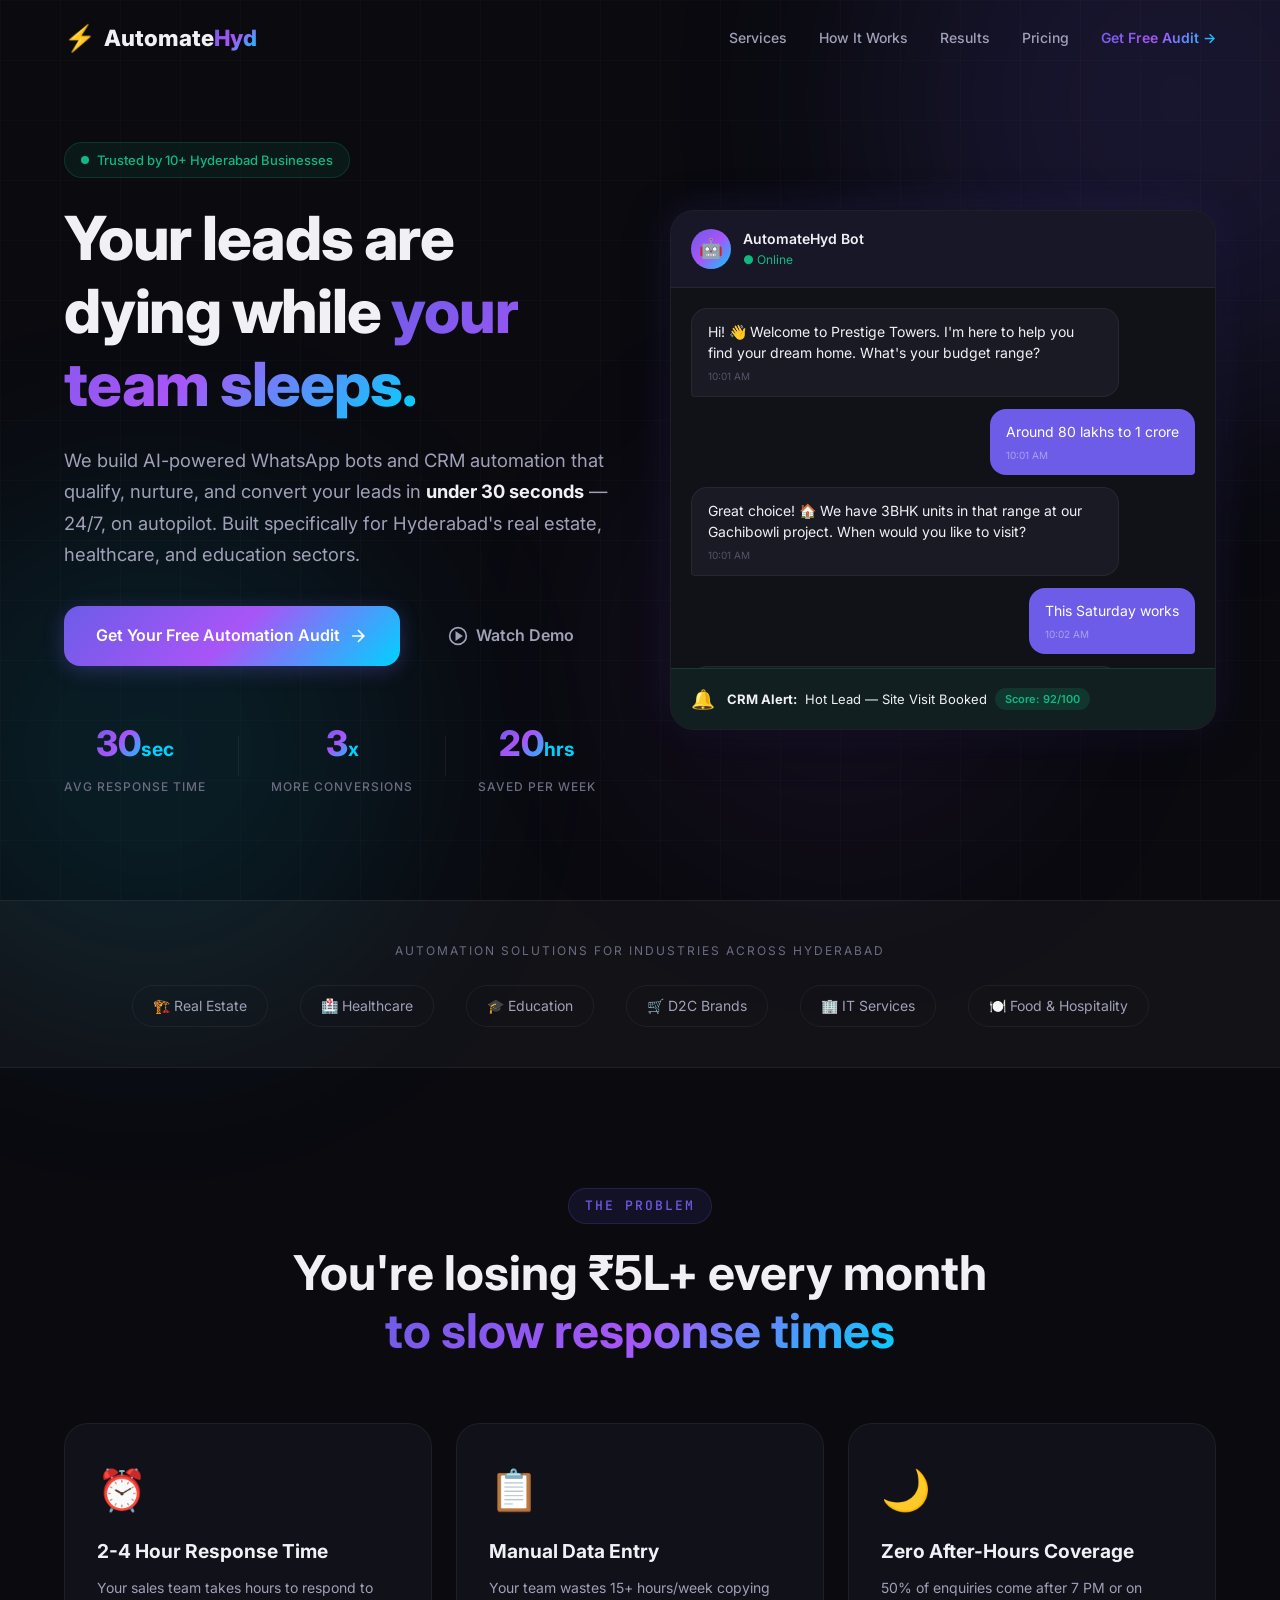
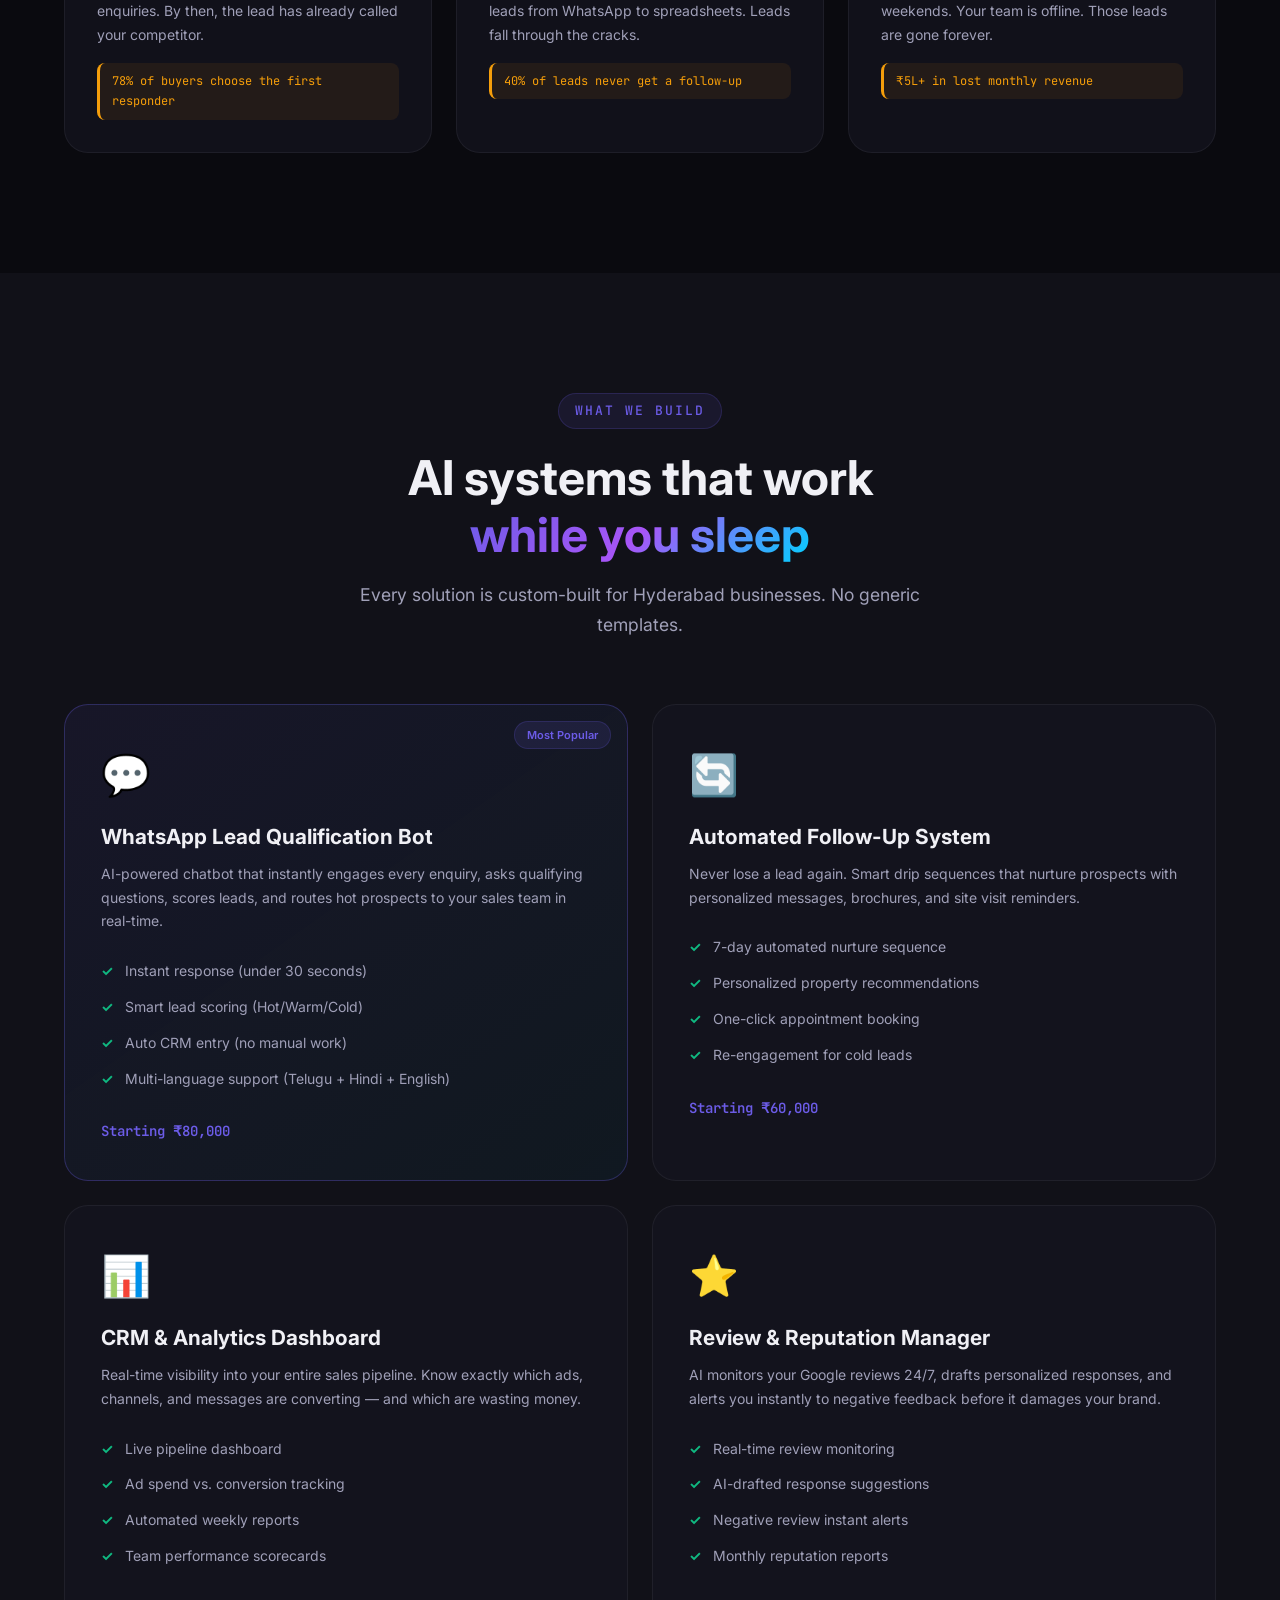
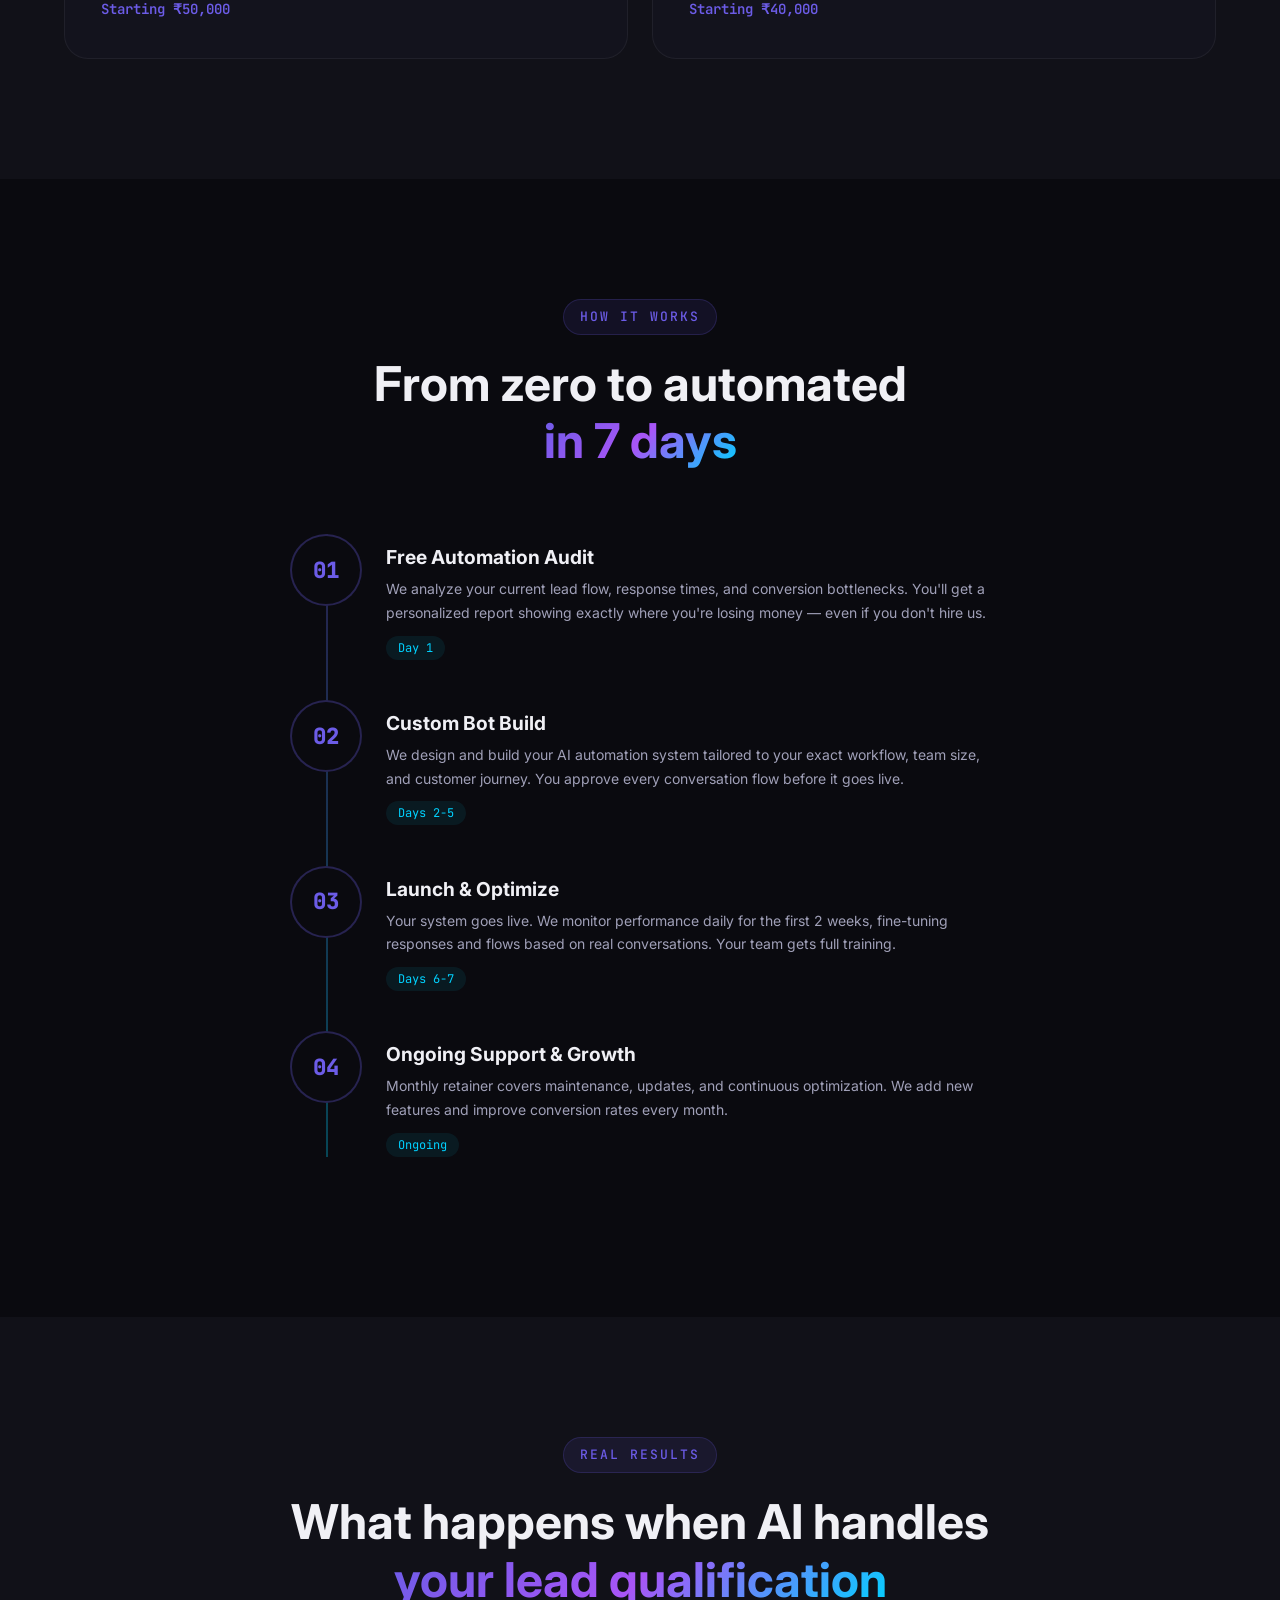
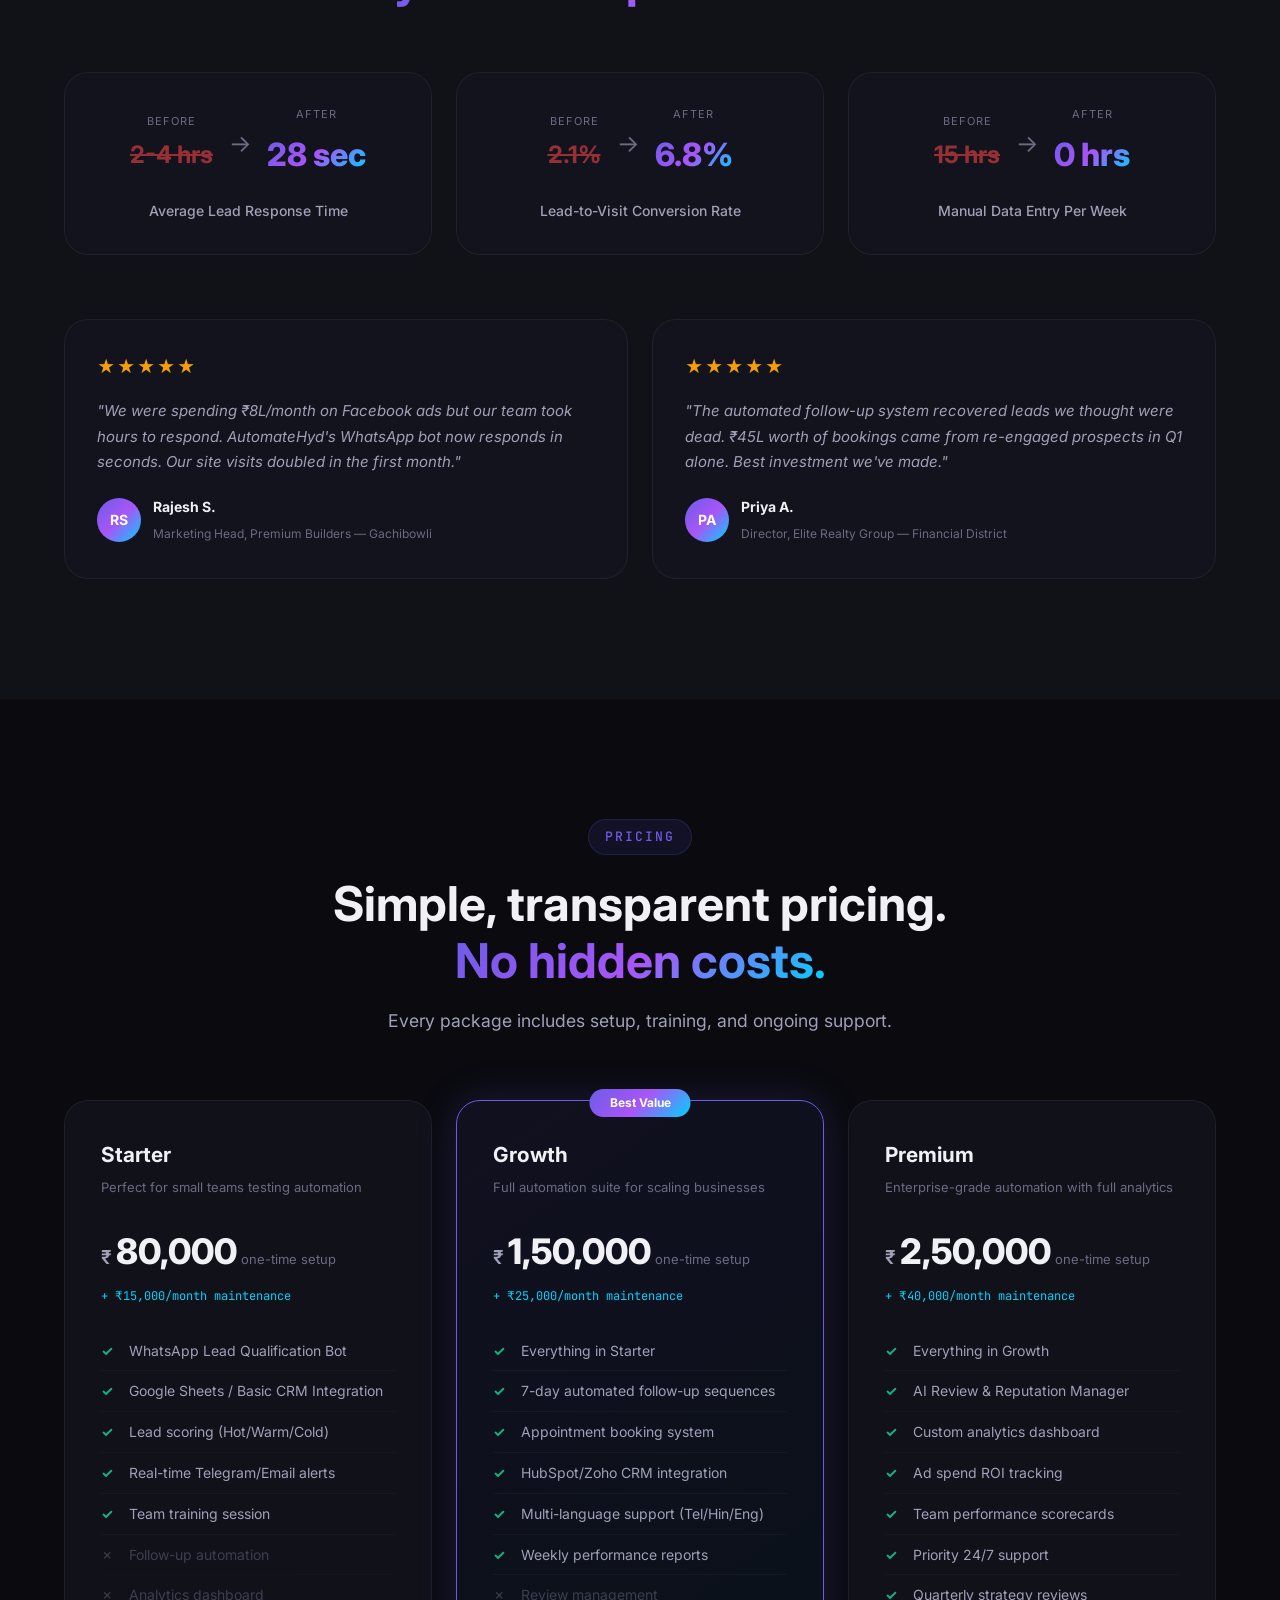
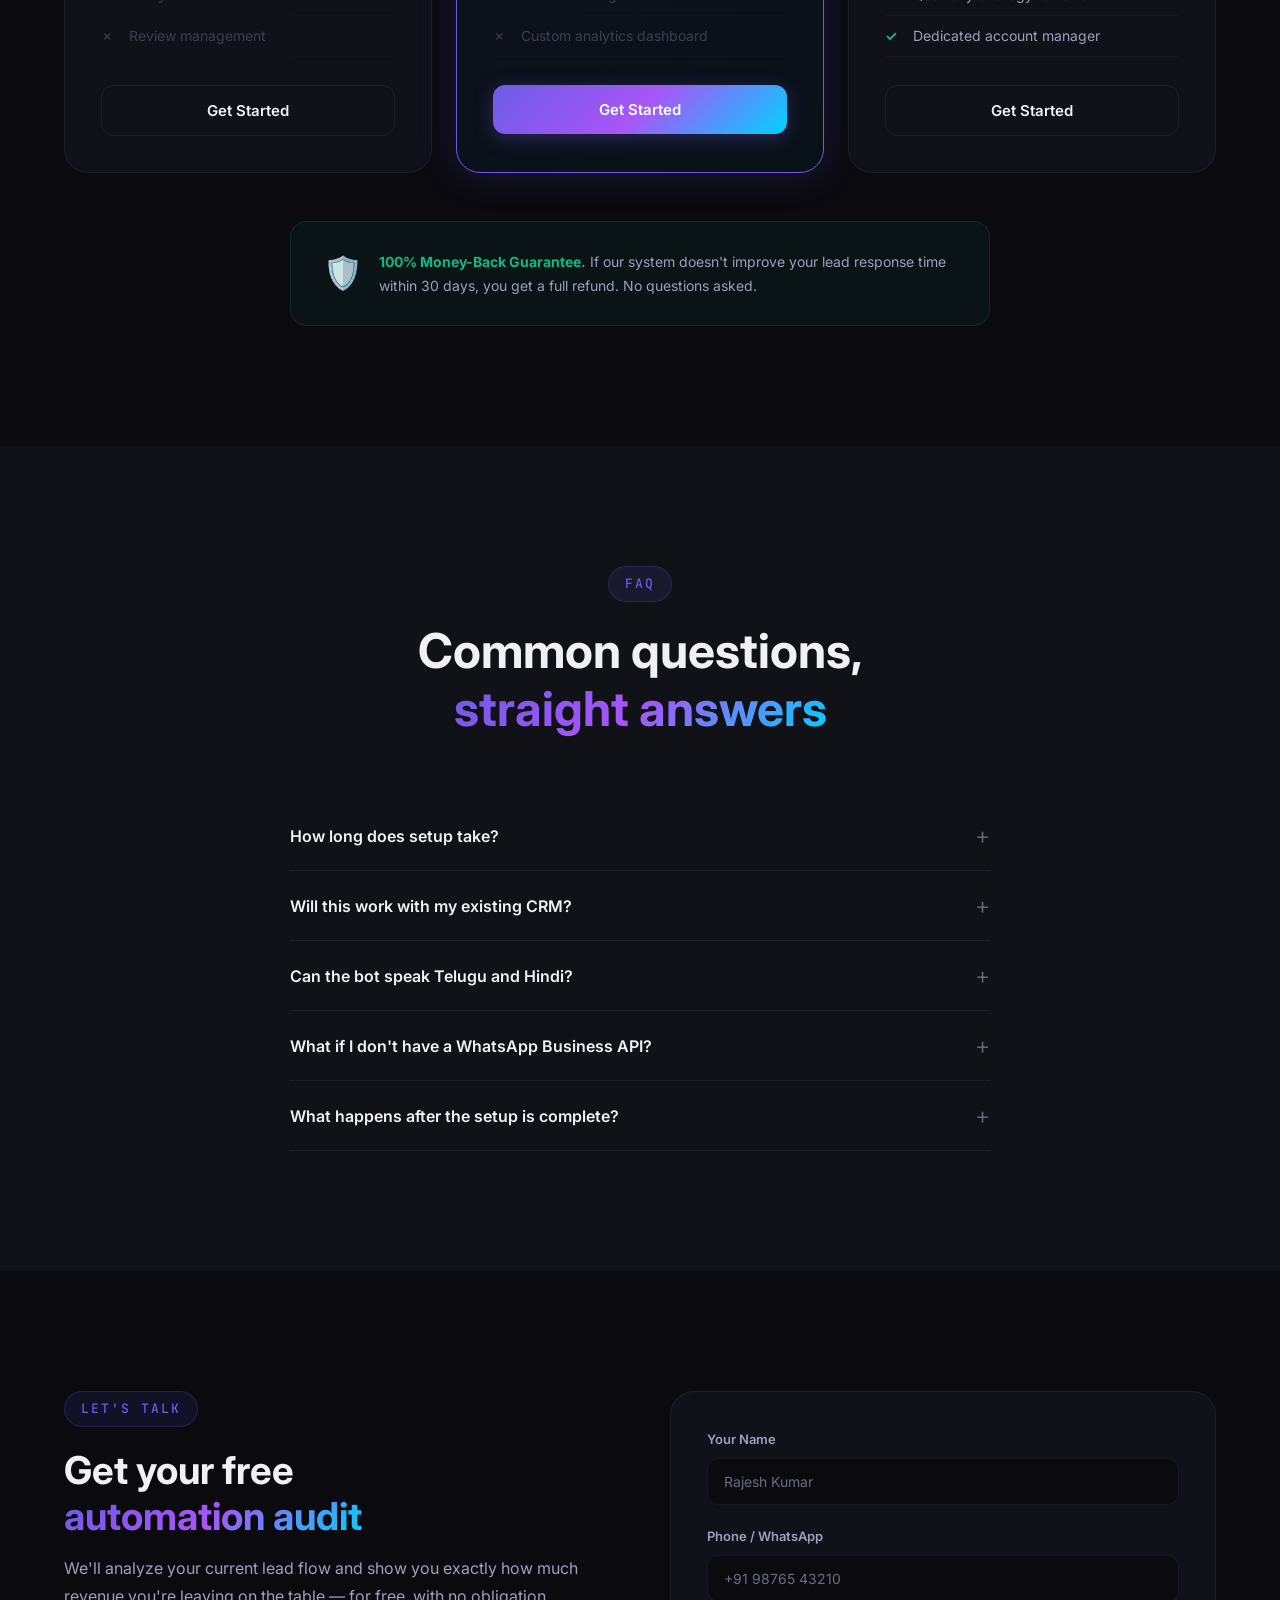
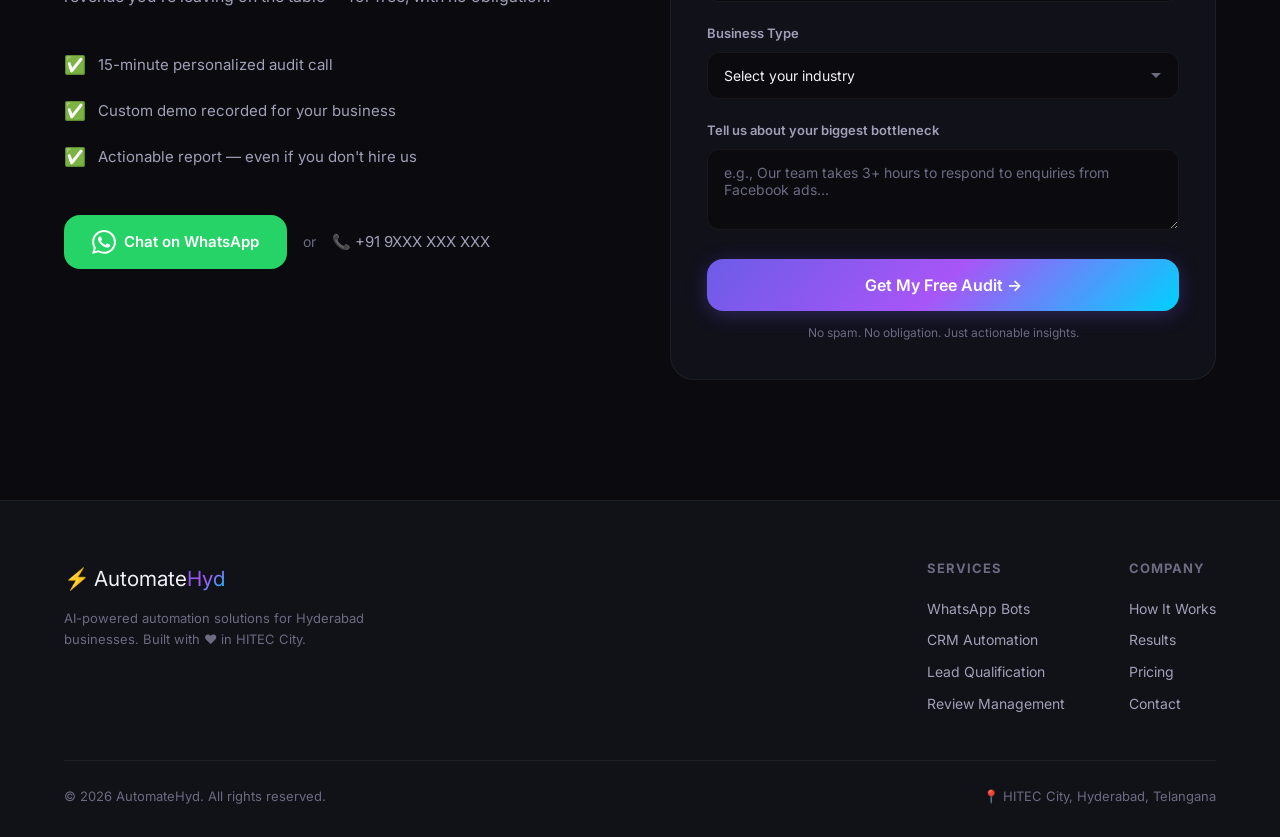
<file: agency-website/index.html>
<!DOCTYPE html>
<html lang="en">
<head>
    <meta charset="UTF-8">
    <meta name="viewport" content="width=device-width, initial-scale=1.0">
    <title>AutomateHyd — AI Automation for Hyderabad Businesses | Save 20+ Hours/Week</title>
    <meta name="description" content="AutomateHyd builds AI-powered WhatsApp bots, CRM automation, and lead qualification systems for Hyderabad businesses. Convert 3x more leads on autopilot.">
    <meta name="keywords" content="AI automation Hyderabad, WhatsApp bot, CRM integration, lead qualification, real estate automation, business automation Hyderabad">
    <meta name="author" content="Roni Joseph">
    <link rel="preconnect" href="https://fonts.googleapis.com">
    <link rel="preconnect" href="https://fonts.gstatic.com" crossorigin>
    <link href="https://fonts.googleapis.com/css2?family=Inter:wght@300;400;500;600;700;800;900&family=JetBrains+Mono:wght@400;500;600&display=swap" rel="stylesheet">
    <link rel="stylesheet" href="style.css">
</head>
<body>
    <!-- Animated Background -->
    <div class="bg-grid"></div>
    <div class="bg-glow bg-glow-1"></div>
    <div class="bg-glow bg-glow-2"></div>
    <div class="bg-glow bg-glow-3"></div>

    <!-- Navigation -->
    <nav class="navbar" id="navbar">
        <div class="container nav-container">
            <a href="#" class="logo">
                <span class="logo-icon">⚡</span>
                <span class="logo-text">Automate<span class="logo-accent">Hyd</span></span>
            </a>
            <ul class="nav-links" id="navLinks">
                <li><a href="#services">Services</a></li>
                <li><a href="#how-it-works">How It Works</a></li>
                <li><a href="#results">Results</a></li>
                <li><a href="#pricing">Pricing</a></li>
                <li><a href="#contact" class="nav-cta">Get Free Audit →</a></li>
            </ul>
            <button class="mobile-menu-btn" id="mobileMenuBtn" aria-label="Toggle navigation menu">
                <span></span><span></span><span></span>
            </button>
        </div>
    </nav>

    <!-- Hero Section -->
    <section class="hero" id="hero">
        <div class="container">
            <div class="hero-content">
                <div class="hero-badge animate-in">
                    <span class="badge-dot"></span>
                    Trusted by 10+ Hyderabad Businesses
                </div>
                <h1 class="hero-title animate-in">
                    Your leads are dying while
                    <span class="gradient-text">your team sleeps.</span>
                </h1>
                <p class="hero-subtitle animate-in">
                    We build AI-powered WhatsApp bots and CRM automation that qualify, nurture, and convert your leads in <strong>under 30 seconds</strong> — 24/7, on autopilot. Built specifically for Hyderabad's real estate, healthcare, and education sectors.
                </p>
                <div class="hero-cta animate-in">
                    <a href="#contact" class="btn btn-primary btn-lg">
                        <span>Get Your Free Automation Audit</span>
                        <svg width="20" height="20" viewBox="0 0 24 24" fill="none" stroke="currentColor" stroke-width="2"><path d="M5 12h14M12 5l7 7-7 7"/></svg>
                    </a>
                    <a href="#how-it-works" class="btn btn-ghost btn-lg">
                        <svg width="20" height="20" viewBox="0 0 24 24" fill="none" stroke="currentColor" stroke-width="2"><circle cx="12" cy="12" r="10"/><polygon points="10 8 16 12 10 16 10 8" fill="currentColor"/></svg>
                        <span>Watch Demo</span>
                    </a>
                </div>
                <div class="hero-stats animate-in">
                    <div class="stat">
                        <span class="stat-number" data-target="30">0</span><span class="stat-suffix">sec</span>
                        <span class="stat-label">Avg Response Time</span>
                    </div>
                    <div class="stat-divider"></div>
                    <div class="stat">
                        <span class="stat-number" data-target="3">0</span><span class="stat-suffix">x</span>
                        <span class="stat-label">More Conversions</span>
                    </div>
                    <div class="stat-divider"></div>
                    <div class="stat">
                        <span class="stat-number" data-target="20">0</span><span class="stat-suffix">hrs</span>
                        <span class="stat-label">Saved Per Week</span>
                    </div>
                </div>
            </div>
            <div class="hero-visual animate-in">
                <div class="chat-demo">
                    <div class="chat-header">
                        <div class="chat-avatar">🤖</div>
                        <div>
                            <div class="chat-name">AutomateHyd Bot</div>
                            <div class="chat-status">● Online</div>
                        </div>
                    </div>
                    <div class="chat-messages" id="chatMessages">
                        <div class="chat-msg bot">
                            <p>Hi! 👋 Welcome to Prestige Towers. I'm here to help you find your dream home. What's your budget range?</p>
                            <span class="msg-time">10:01 AM</span>
                        </div>
                        <div class="chat-msg user">
                            <p>Around 80 lakhs to 1 crore</p>
                            <span class="msg-time">10:01 AM</span>
                        </div>
                        <div class="chat-msg bot">
                            <p>Great choice! 🏠 We have 3BHK units in that range at our Gachibowli project. When would you like to visit?</p>
                            <span class="msg-time">10:01 AM</span>
                        </div>
                        <div class="chat-msg user">
                            <p>This Saturday works</p>
                            <span class="msg-time">10:02 AM</span>
                        </div>
                        <div class="chat-msg bot typing" id="typingIndicator">
                            <div class="typing-dots"><span></span><span></span><span></span></div>
                        </div>
                        <div class="chat-msg bot final-msg" id="finalMsg" style="display:none;">
                            <p>✅ Done! Your site visit is booked for Saturday, 11 AM. Our sales head Arjun will meet you at the site. I've sent the location pin and brochure to your WhatsApp. See you there!</p>
                            <span class="msg-time">10:02 AM</span>
                        </div>
                    </div>
                    <div class="chat-alert" id="chatAlert">
                        <div class="alert-icon">🔔</div>
                        <div class="alert-content">
                            <strong>CRM Alert:</strong> Hot Lead — Site Visit Booked
                            <span class="alert-tag">Score: 92/100</span>
                        </div>
                    </div>
                </div>
            </div>
        </div>
    </section>

    <!-- Logos / Trust Bar -->
    <section class="trust-bar">
        <div class="container">
            <p class="trust-label">Automation solutions for industries across Hyderabad</p>
            <div class="trust-logos">
                <div class="trust-item">🏗️ Real Estate</div>
                <div class="trust-item">🏥 Healthcare</div>
                <div class="trust-item">🎓 Education</div>
                <div class="trust-item">🛒 D2C Brands</div>
                <div class="trust-item">🏢 IT Services</div>
                <div class="trust-item">🍽️ Food & Hospitality</div>
            </div>
        </div>
    </section>

    <!-- Problem Section -->
    <section class="problem-section" id="problem">
        <div class="container">
            <div class="section-header">
                <span class="section-tag">The Problem</span>
                <h2>You're losing ₹5L+ every month<br><span class="gradient-text">to slow response times</span></h2>
            </div>
            <div class="problem-grid">
                <div class="problem-card">
                    <div class="problem-icon">⏰</div>
                    <h3>2-4 Hour Response Time</h3>
                    <p>Your sales team takes hours to respond to enquiries. By then, the lead has already called your competitor.</p>
                    <div class="problem-stat">78% of buyers choose the first responder</div>
                </div>
                <div class="problem-card">
                    <div class="problem-icon">📋</div>
                    <h3>Manual Data Entry</h3>
                    <p>Your team wastes 15+ hours/week copying leads from WhatsApp to spreadsheets. Leads fall through the cracks.</p>
                    <div class="problem-stat">40% of leads never get a follow-up</div>
                </div>
                <div class="problem-card">
                    <div class="problem-icon">🌙</div>
                    <h3>Zero After-Hours Coverage</h3>
                    <p>50% of enquiries come after 7 PM or on weekends. Your team is offline. Those leads are gone forever.</p>
                    <div class="problem-stat">₹5L+ in lost monthly revenue</div>
                </div>
            </div>
        </div>
    </section>

    <!-- Services Section -->
    <section class="services-section" id="services">
        <div class="container">
            <div class="section-header">
                <span class="section-tag">What We Build</span>
                <h2>AI systems that work<br><span class="gradient-text">while you sleep</span></h2>
                <p class="section-desc">Every solution is custom-built for Hyderabad businesses. No generic templates.</p>
            </div>
            <div class="services-grid">
                <div class="service-card featured">
                    <div class="service-badge">Most Popular</div>
                    <div class="service-icon">💬</div>
                    <h3>WhatsApp Lead Qualification Bot</h3>
                    <p>AI-powered chatbot that instantly engages every enquiry, asks qualifying questions, scores leads, and routes hot prospects to your sales team in real-time.</p>
                    <ul class="service-features">
                        <li>Instant response (under 30 seconds)</li>
                        <li>Smart lead scoring (Hot/Warm/Cold)</li>
                        <li>Auto CRM entry (no manual work)</li>
                        <li>Multi-language support (Telugu + Hindi + English)</li>
                    </ul>
                    <div class="service-price">Starting ₹80,000</div>
                </div>
                <div class="service-card">
                    <div class="service-icon">🔄</div>
                    <h3>Automated Follow-Up System</h3>
                    <p>Never lose a lead again. Smart drip sequences that nurture prospects with personalized messages, brochures, and site visit reminders.</p>
                    <ul class="service-features">
                        <li>7-day automated nurture sequence</li>
                        <li>Personalized property recommendations</li>
                        <li>One-click appointment booking</li>
                        <li>Re-engagement for cold leads</li>
                    </ul>
                    <div class="service-price">Starting ₹60,000</div>
                </div>
                <div class="service-card">
                    <div class="service-icon">📊</div>
                    <h3>CRM & Analytics Dashboard</h3>
                    <p>Real-time visibility into your entire sales pipeline. Know exactly which ads, channels, and messages are converting — and which are wasting money.</p>
                    <ul class="service-features">
                        <li>Live pipeline dashboard</li>
                        <li>Ad spend vs. conversion tracking</li>
                        <li>Automated weekly reports</li>
                        <li>Team performance scorecards</li>
                    </ul>
                    <div class="service-price">Starting ₹50,000</div>
                </div>
                <div class="service-card">
                    <div class="service-icon">⭐</div>
                    <h3>Review & Reputation Manager</h3>
                    <p>AI monitors your Google reviews 24/7, drafts personalized responses, and alerts you instantly to negative feedback before it damages your brand.</p>
                    <ul class="service-features">
                        <li>Real-time review monitoring</li>
                        <li>AI-drafted response suggestions</li>
                        <li>Negative review instant alerts</li>
                        <li>Monthly reputation reports</li>
                    </ul>
                    <div class="service-price">Starting ₹40,000</div>
                </div>
            </div>
        </div>
    </section>

    <!-- How It Works -->
    <section class="how-section" id="how-it-works">
        <div class="container">
            <div class="section-header">
                <span class="section-tag">How It Works</span>
                <h2>From zero to automated<br><span class="gradient-text">in 7 days</span></h2>
            </div>
            <div class="steps-timeline">
                <div class="step">
                    <div class="step-number">01</div>
                    <div class="step-content">
                        <h3>Free Automation Audit</h3>
                        <p>We analyze your current lead flow, response times, and conversion bottlenecks. You'll get a personalized report showing exactly where you're losing money — even if you don't hire us.</p>
                        <span class="step-time">Day 1</span>
                    </div>
                </div>
                <div class="step">
                    <div class="step-number">02</div>
                    <div class="step-content">
                        <h3>Custom Bot Build</h3>
                        <p>We design and build your AI automation system tailored to your exact workflow, team size, and customer journey. You approve every conversation flow before it goes live.</p>
                        <span class="step-time">Days 2-5</span>
                    </div>
                </div>
                <div class="step">
                    <div class="step-number">03</div>
                    <div class="step-content">
                        <h3>Launch & Optimize</h3>
                        <p>Your system goes live. We monitor performance daily for the first 2 weeks, fine-tuning responses and flows based on real conversations. Your team gets full training.</p>
                        <span class="step-time">Days 6-7</span>
                    </div>
                </div>
                <div class="step">
                    <div class="step-number">04</div>
                    <div class="step-content">
                        <h3>Ongoing Support & Growth</h3>
                        <p>Monthly retainer covers maintenance, updates, and continuous optimization. We add new features and improve conversion rates every month.</p>
                        <span class="step-time">Ongoing</span>
                    </div>
                </div>
            </div>
        </div>
    </section>

    <!-- Results Section -->
    <section class="results-section" id="results">
        <div class="container">
            <div class="section-header">
                <span class="section-tag">Real Results</span>
                <h2>What happens when AI handles<br><span class="gradient-text">your lead qualification</span></h2>
            </div>
            <div class="results-grid">
                <div class="result-card">
                    <div class="result-before-after">
                        <div class="result-before">
                            <span class="label">Before</span>
                            <span class="value">2-4 hrs</span>
                        </div>
                        <div class="result-arrow">→</div>
                        <div class="result-after">
                            <span class="label">After</span>
                            <span class="value gradient-text">28 sec</span>
                        </div>
                    </div>
                    <p class="result-metric">Average Lead Response Time</p>
                </div>
                <div class="result-card">
                    <div class="result-before-after">
                        <div class="result-before">
                            <span class="label">Before</span>
                            <span class="value">2.1%</span>
                        </div>
                        <div class="result-arrow">→</div>
                        <div class="result-after">
                            <span class="label">After</span>
                            <span class="value gradient-text">6.8%</span>
                        </div>
                    </div>
                    <p class="result-metric">Lead-to-Visit Conversion Rate</p>
                </div>
                <div class="result-card">
                    <div class="result-before-after">
                        <div class="result-before">
                            <span class="label">Before</span>
                            <span class="value">15 hrs</span>
                        </div>
                        <div class="result-arrow">→</div>
                        <div class="result-after">
                            <span class="label">After</span>
                            <span class="value gradient-text">0 hrs</span>
                        </div>
                    </div>
                    <p class="result-metric">Manual Data Entry Per Week</p>
                </div>
            </div>
            <!-- Testimonials -->
            <div class="testimonials">
                <div class="testimonial-card">
                    <div class="testimonial-stars">★★★★★</div>
                    <p>"We were spending ₹8L/month on Facebook ads but our team took hours to respond. AutomateHyd's WhatsApp bot now responds in seconds. Our site visits doubled in the first month."</p>
                    <div class="testimonial-author">
                        <div class="author-avatar">RS</div>
                        <div>
                            <strong>Rajesh S.</strong>
                            <span>Marketing Head, Premium Builders — Gachibowli</span>
                        </div>
                    </div>
                </div>
                <div class="testimonial-card">
                    <div class="testimonial-stars">★★★★★</div>
                    <p>"The automated follow-up system recovered leads we thought were dead. ₹45L worth of bookings came from re-engaged prospects in Q1 alone. Best investment we've made."</p>
                    <div class="testimonial-author">
                        <div class="author-avatar">PA</div>
                        <div>
                            <strong>Priya A.</strong>
                            <span>Director, Elite Realty Group — Financial District</span>
                        </div>
                    </div>
                </div>
            </div>
        </div>
    </section>

    <!-- Pricing Section -->
    <section class="pricing-section" id="pricing">
        <div class="container">
            <div class="section-header">
                <span class="section-tag">Pricing</span>
                <h2>Simple, transparent pricing.<br><span class="gradient-text">No hidden costs.</span></h2>
                <p class="section-desc">Every package includes setup, training, and ongoing support.</p>
            </div>
            <div class="pricing-grid">
                <div class="pricing-card">
                    <div class="pricing-name">Starter</div>
                    <div class="pricing-desc">Perfect for small teams testing automation</div>
                    <div class="pricing-amount">
                        <span class="currency">₹</span>
                        <span class="price">80,000</span>
                        <span class="period">one-time setup</span>
                    </div>
                    <div class="pricing-monthly">+ ₹15,000/month maintenance</div>
                    <ul class="pricing-features">
                        <li class="included">WhatsApp Lead Qualification Bot</li>
                        <li class="included">Google Sheets / Basic CRM Integration</li>
                        <li class="included">Lead scoring (Hot/Warm/Cold)</li>
                        <li class="included">Real-time Telegram/Email alerts</li>
                        <li class="included">Team training session</li>
                        <li class="excluded">Follow-up automation</li>
                        <li class="excluded">Analytics dashboard</li>
                        <li class="excluded">Review management</li>
                    </ul>
                    <a href="#contact" class="btn btn-outline btn-block">Get Started</a>
                </div>
                <div class="pricing-card popular">
                    <div class="popular-badge">Best Value</div>
                    <div class="pricing-name">Growth</div>
                    <div class="pricing-desc">Full automation suite for scaling businesses</div>
                    <div class="pricing-amount">
                        <span class="currency">₹</span>
                        <span class="price">1,50,000</span>
                        <span class="period">one-time setup</span>
                    </div>
                    <div class="pricing-monthly">+ ₹25,000/month maintenance</div>
                    <ul class="pricing-features">
                        <li class="included">Everything in Starter</li>
                        <li class="included">7-day automated follow-up sequences</li>
                        <li class="included">Appointment booking system</li>
                        <li class="included">HubSpot/Zoho CRM integration</li>
                        <li class="included">Multi-language support (Tel/Hin/Eng)</li>
                        <li class="included">Weekly performance reports</li>
                        <li class="excluded">Review management</li>
                        <li class="excluded">Custom analytics dashboard</li>
                    </ul>
                    <a href="#contact" class="btn btn-primary btn-block">Get Started</a>
                </div>
                <div class="pricing-card">
                    <div class="pricing-name">Premium</div>
                    <div class="pricing-desc">Enterprise-grade automation with full analytics</div>
                    <div class="pricing-amount">
                        <span class="currency">₹</span>
                        <span class="price">2,50,000</span>
                        <span class="period">one-time setup</span>
                    </div>
                    <div class="pricing-monthly">+ ₹40,000/month maintenance</div>
                    <ul class="pricing-features">
                        <li class="included">Everything in Growth</li>
                        <li class="included">AI Review & Reputation Manager</li>
                        <li class="included">Custom analytics dashboard</li>
                        <li class="included">Ad spend ROI tracking</li>
                        <li class="included">Team performance scorecards</li>
                        <li class="included">Priority 24/7 support</li>
                        <li class="included">Quarterly strategy reviews</li>
                        <li class="included">Dedicated account manager</li>
                    </ul>
                    <a href="#contact" class="btn btn-outline btn-block">Get Started</a>
                </div>
            </div>
            <div class="pricing-guarantee">
                <span class="guarantee-icon">🛡️</span>
                <p><strong>100% Money-Back Guarantee.</strong> If our system doesn't improve your lead response time within 30 days, you get a full refund. No questions asked.</p>
            </div>
        </div>
    </section>

    <!-- FAQ Section -->
    <section class="faq-section" id="faq">
        <div class="container">
            <div class="section-header">
                <span class="section-tag">FAQ</span>
                <h2>Common questions,<br><span class="gradient-text">straight answers</span></h2>
            </div>
            <div class="faq-grid">
                <div class="faq-item">
                    <button class="faq-question" id="faq-q-1" aria-expanded="false">
                        <span>How long does setup take?</span>
                        <span class="faq-toggle">+</span>
                    </button>
                    <div class="faq-answer" id="faq-a-1">
                        <p>Most systems are live within 5-7 business days. Simple WhatsApp bots can be deployed in as little as 3 days. We handle everything — you just approve the conversation flows.</p>
                    </div>
                </div>
                <div class="faq-item">
                    <button class="faq-question" id="faq-q-2" aria-expanded="false">
                        <span>Will this work with my existing CRM?</span>
                        <span class="faq-toggle">+</span>
                    </button>
                    <div class="faq-answer" id="faq-a-2">
                        <p>Yes! We integrate with HubSpot, Zoho, Salesforce, Google Sheets, and most popular CRMs. If you're using something custom, we'll build a connector for it.</p>
                    </div>
                </div>
                <div class="faq-item">
                    <button class="faq-question" id="faq-q-3" aria-expanded="false">
                        <span>Can the bot speak Telugu and Hindi?</span>
                        <span class="faq-toggle">+</span>
                    </button>
                    <div class="faq-answer" id="faq-a-3">
                        <p>Absolutely. Our AI bots support Telugu, Hindi, and English — and can auto-detect the customer's preferred language from their first message.</p>
                    </div>
                </div>
                <div class="faq-item">
                    <button class="faq-question" id="faq-q-4" aria-expanded="false">
                        <span>What if I don't have a WhatsApp Business API?</span>
                        <span class="faq-toggle">+</span>
                    </button>
                    <div class="faq-answer" id="faq-a-4">
                        <p>No problem. We'll set it up for you as part of the onboarding process. The API cost is included in your monthly maintenance fee.</p>
                    </div>
                </div>
                <div class="faq-item">
                    <button class="faq-question" id="faq-q-5" aria-expanded="false">
                        <span>What happens after the setup is complete?</span>
                        <span class="faq-toggle">+</span>
                    </button>
                    <div class="faq-answer" id="faq-a-5">
                        <p>Your monthly retainer covers ongoing maintenance, AI model tuning, bug fixes, and monthly optimization based on real conversation data. We continuously improve your bot's conversion rate.</p>
                    </div>
                </div>
            </div>
        </div>
    </section>

    <!-- CTA / Contact Section -->
    <section class="contact-section" id="contact">
        <div class="container">
            <div class="contact-grid">
                <div class="contact-content">
                    <span class="section-tag">Let's Talk</span>
                    <h2>Get your free<br><span class="gradient-text">automation audit</span></h2>
                    <p>We'll analyze your current lead flow and show you exactly how much revenue you're leaving on the table — for free, with no obligation.</p>
                    <div class="contact-benefits">
                        <div class="benefit">
                            <span class="benefit-icon">✅</span>
                            <span>15-minute personalized audit call</span>
                        </div>
                        <div class="benefit">
                            <span class="benefit-icon">✅</span>
                            <span>Custom demo recorded for your business</span>
                        </div>
                        <div class="benefit">
                            <span class="benefit-icon">✅</span>
                            <span>Actionable report — even if you don't hire us</span>
                        </div>
                    </div>
                    <div class="contact-direct">
                        <a href="https://wa.me/919XXXXXXXXX?text=Hi%20Roni!%20I%20want%20a%20free%20automation%20audit%20for%20my%20business." class="whatsapp-btn" id="whatsappBtn">
                            <svg width="24" height="24" viewBox="0 0 24 24" fill="currentColor"><path d="M17.472 14.382c-.297-.149-1.758-.867-2.03-.967-.273-.099-.471-.148-.67.15-.197.297-.767.966-.94 1.164-.173.199-.347.223-.644.075-.297-.15-1.255-.463-2.39-1.475-.883-.788-1.48-1.761-1.653-2.059-.173-.297-.018-.458.13-.606.134-.133.298-.347.446-.52.149-.174.198-.298.298-.497.099-.198.05-.371-.025-.52-.075-.149-.669-1.612-.916-2.207-.242-.579-.487-.5-.669-.51-.173-.008-.371-.01-.57-.01-.198 0-.52.074-.792.372-.272.297-1.04 1.016-1.04 2.479 0 1.462 1.065 2.875 1.213 3.074.149.198 2.096 3.2 5.077 4.487.709.306 1.262.489 1.694.625.712.227 1.36.195 1.871.118.571-.085 1.758-.719 2.006-1.413.248-.694.248-1.289.173-1.413-.074-.124-.272-.198-.57-.347m-5.421 7.403h-.004a9.87 9.87 0 01-5.031-1.378l-.361-.214-3.741.982.998-3.648-.235-.374a9.86 9.86 0 01-1.51-5.26c.001-5.45 4.436-9.884 9.888-9.884 2.64 0 5.122 1.03 6.988 2.898a9.825 9.825 0 012.893 6.994c-.003 5.45-4.437 9.884-9.885 9.884m8.413-18.297A11.815 11.815 0 0012.05 0C5.495 0 .16 5.335.157 11.892c0 2.096.547 4.142 1.588 5.945L.057 24l6.305-1.654a11.882 11.882 0 005.683 1.448h.005c6.554 0 11.89-5.335 11.893-11.893a11.821 11.821 0 00-3.48-8.413z"/></svg>
                            Chat on WhatsApp
                        </a>
                        <span class="contact-or">or</span>
                        <a href="tel:+919XXXXXXXXX" class="phone-link">📞 +91 9XXX XXX XXX</a>
                    </div>
                </div>
                <div class="contact-form-wrapper">
                    <form class="contact-form" id="contactForm" action="#" method="POST">
                        <div class="form-group">
                            <label for="name">Your Name</label>
                            <input type="text" id="name" name="name" placeholder="Rajesh Kumar" required>
                        </div>
                        <div class="form-group">
                            <label for="phone">Phone / WhatsApp</label>
                            <input type="tel" id="phone" name="phone" placeholder="+91 98765 43210" required>
                        </div>
                        <div class="form-group">
                            <label for="business">Business Type</label>
                            <select id="business" name="business" required>
                                <option value="" disabled selected>Select your industry</option>
                                <option value="real-estate">Real Estate / Construction</option>
                                <option value="healthcare">Healthcare / Hospital</option>
                                <option value="education">Education / Coaching</option>
                                <option value="d2c">D2C / E-Commerce</option>
                                <option value="it-services">IT Services</option>
                                <option value="food">Food & Hospitality</option>
                                <option value="other">Other</option>
                            </select>
                        </div>
                        <div class="form-group">
                            <label for="message">Tell us about your biggest bottleneck</label>
                            <textarea id="message" name="message" rows="3" placeholder="e.g., Our team takes 3+ hours to respond to enquiries from Facebook ads..."></textarea>
                        </div>
                        <button type="submit" class="btn btn-primary btn-block btn-lg" id="submitBtn">
                            Get My Free Audit →
                        </button>
                        <p class="form-disclaimer">No spam. No obligation. Just actionable insights.</p>
                    </form>
                </div>
            </div>
        </div>
    </section>

    <!-- Footer -->
    <footer class="footer">
        <div class="container">
            <div class="footer-content">
                <div class="footer-brand">
                    <span class="logo-icon">⚡</span>
                    <span class="logo-text">Automate<span class="logo-accent">Hyd</span></span>
                    <p>AI-powered automation solutions for Hyderabad businesses. Built with ❤️ in HITEC City.</p>
                </div>
                <div class="footer-links">
                    <div class="footer-col">
                        <h4>Services</h4>
                        <a href="#services">WhatsApp Bots</a>
                        <a href="#services">CRM Automation</a>
                        <a href="#services">Lead Qualification</a>
                        <a href="#services">Review Management</a>
                    </div>
                    <div class="footer-col">
                        <h4>Company</h4>
                        <a href="#how-it-works">How It Works</a>
                        <a href="#results">Results</a>
                        <a href="#pricing">Pricing</a>
                        <a href="#contact">Contact</a>
                    </div>
                </div>
            </div>
            <div class="footer-bottom">
                <p>&copy; 2026 AutomateHyd. All rights reserved.</p>
                <p>📍 HITEC City, Hyderabad, Telangana</p>
            </div>
        </div>
    </footer>

    <script src="script.js"></script>
</body>
</html>
</file>
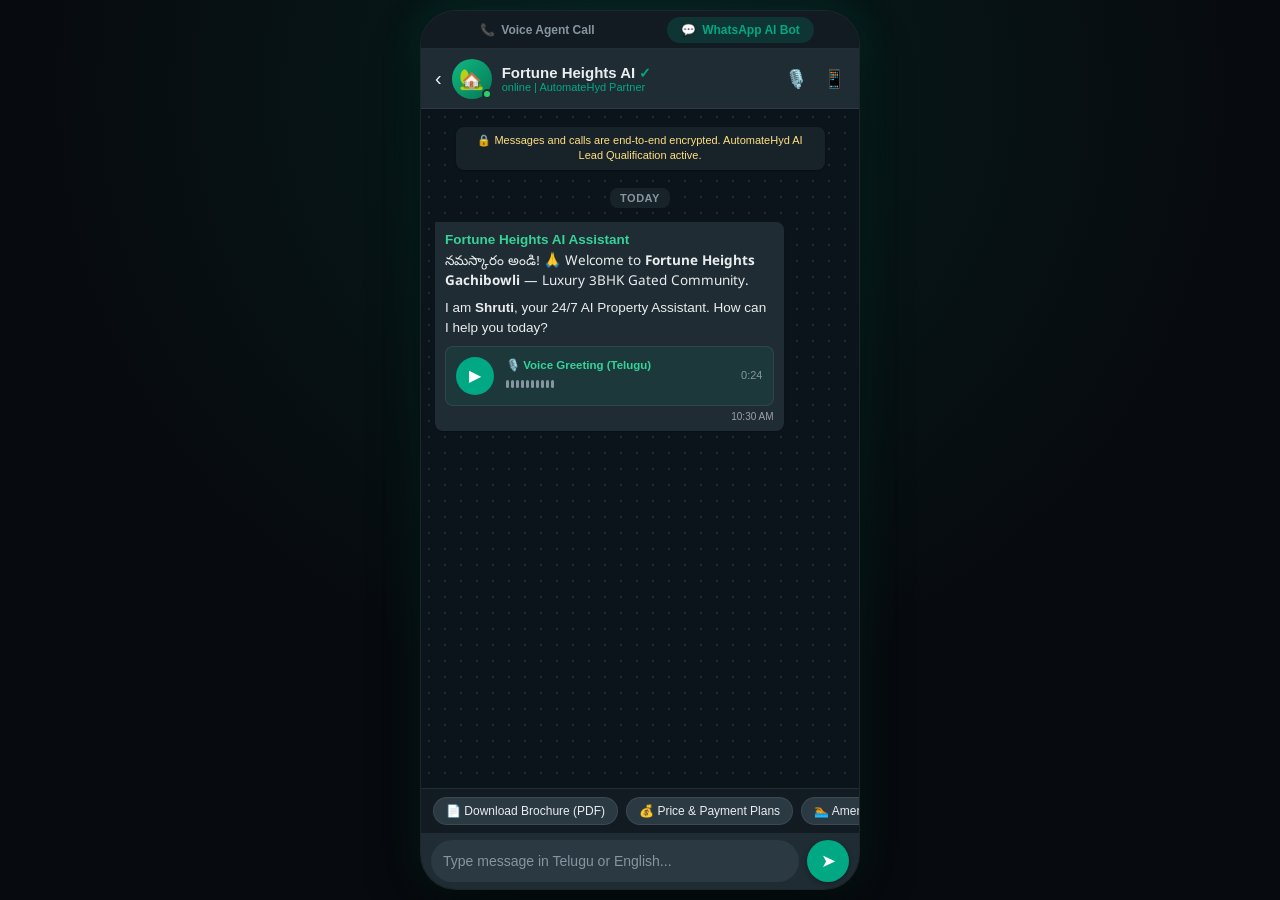
<file: whatsapp.html>
<!DOCTYPE html>
<html lang="en">
<head>
  <meta charset="UTF-8">
  <meta name="viewport" content="width=device-width, initial-scale=1.0, maximum-scale=1.0, user-scalable=no">
  <title>WhatsApp AI Automation Demo | AutomateHyd</title>
  <!-- Google Fonts: Inter & Outfit -->
  <link rel="preconnect" href="https://fonts.googleapis.com">
  <link rel="preconnect" href="https://fonts.gstatic.com" crossorigin>
  <link href="https://fonts.googleapis.com/css2?family=Outfit:wght@400;500;600;700&family=Noto+Sans+Telugu:wght@400;500;600;700&display=swap" rel="stylesheet">

  <style>
    :root {
      --wa-dark-bg: #0b141a;
      --wa-header-bg: #1f2c34;
      --wa-chat-bg: #0b141a;
      --wa-msg-in: #202c33;
      --wa-msg-out: #005c4b;
      --wa-accent: #25d366;
      --wa-teal: #00a884;
      --wa-text-primary: #e9edef;
      --wa-text-secondary: #8696a0;
      --wa-input-bg: #2a3942;
      --wa-border: rgba(134, 150, 160, 0.15);
      --wa-blue-ticks: #53bdeb;
    }

    * {
      margin: 0;
      padding: 0;
      box-sizing: border-box;
      -webkit-tap-highlight-color: transparent;
    }

    body {
      background-color: #070a0e;
      color: var(--wa-text-primary);
      font-family: -apple-system, BlinkMacSystemFont, 'Segoe UI', Roboto, Helvetica, Arial, sans-serif;
      min-height: 100vh;
      display: flex;
      justify-content: center;
      align-items: center;
      background-image: radial-gradient(circle at 50% 10%, rgba(0, 168, 132, 0.12) 0%, transparent 60%);
    }

    .telugu-font {
      font-family: 'Noto Sans Telugu', -apple-system, sans-serif;
    }

    /* Container for Mobile & Desktop */
    .wa-app-container {
      width: 100%;
      max-width: 440px;
      height: 100vh;
      max-height: 880px;
      background: var(--wa-dark-bg);
      display: flex;
      flex-direction: column;
      position: relative;
      overflow: hidden;
      border: 1px solid rgba(255, 255, 255, 0.08);
      border-radius: 36px;
      box-shadow: 0 25px 60px -15px rgba(0, 0, 0, 0.8), 0 0 40px rgba(0, 168, 132, 0.15);
    }

    @media (max-width: 480px) {
      .wa-app-container {
        max-width: 100%;
        height: 100vh;
        max-height: 100vh;
        border-radius: 0;
        border: none;
      }
    }

    /* Top Switcher: Voice Agent vs WhatsApp */
    .mode-switcher-bar {
      height: 38px;
      background: #111b21;
      border-bottom: 1px solid var(--wa-border);
      display: flex;
      align-items: center;
      justify-content: space-around;
      padding: 0 16px;
      font-size: 12px;
      font-weight: 600;
      z-index: 30;
    }

    .switcher-tab {
      color: var(--wa-text-secondary);
      text-decoration: none;
      padding: 6px 14px;
      border-radius: 14px;
      display: flex;
      align-items: center;
      gap: 6px;
      transition: all 0.2s ease;
    }

    .switcher-tab.active {
      background: rgba(0, 168, 132, 0.18);
      color: var(--wa-teal);
    }

    .switcher-tab:hover {
      color: var(--wa-text-primary);
    }

    /* WhatsApp Header */
    .wa-header {
      height: 60px;
      background: var(--wa-header-bg);
      padding: 0 14px;
      display: flex;
      align-items: center;
      justify-content: space-between;
      border-bottom: 1px solid var(--wa-border);
      z-index: 20;
    }

    .wa-header-left {
      display: flex;
      align-items: center;
      gap: 10px;
    }

    .wa-back-btn {
      color: var(--wa-text-primary);
      font-size: 20px;
      text-decoration: none;
      cursor: pointer;
    }

    .wa-avatar-box {
      position: relative;
      width: 40px;
      height: 40px;
    }

    .wa-avatar {
      width: 40px;
      height: 40px;
      border-radius: 50%;
      background: linear-gradient(135deg, #10b981, #047857);
      display: flex;
      align-items: center;
      justify-content: center;
      font-size: 20px;
    }

    .wa-online-dot {
      position: absolute;
      bottom: 0;
      right: 0;
      width: 10px;
      height: 10px;
      background: #25d366;
      border: 2px solid var(--wa-header-bg);
      border-radius: 50%;
    }

    .wa-header-info {
      display: flex;
      flex-direction: column;
    }

    .wa-header-title {
      font-size: 15px;
      font-weight: 600;
      color: var(--wa-text-primary);
      display: flex;
      align-items: center;
      gap: 4px;
    }

    .verified-badge {
      color: var(--wa-teal);
      font-size: 14px;
    }

    .wa-header-status {
      font-size: 11px;
      color: var(--wa-teal);
    }

    .wa-header-actions {
      display: flex;
      gap: 16px;
      color: var(--wa-text-secondary);
      font-size: 18px;
    }

    /* Chat Messages Canvas */
    .wa-chat-canvas {
      flex: 1;
      padding: 14px;
      overflow-y: auto;
      display: flex;
      flex-direction: column;
      gap: 10px;
      background-color: var(--wa-chat-bg);
      background-image: radial-gradient(#1f2c34 0.75px, transparent 0.75px);
      background-size: 16px 16px;
      position: relative;
    }

    /* Encryption & Date Pills */
    .wa-system-pill {
      align-self: center;
      background: #182229;
      color: #ffe082;
      border-radius: 8px;
      padding: 6px 12px;
      font-size: 11px;
      text-align: center;
      max-width: 90%;
      line-height: 1.4;
      box-shadow: 0 1px 2px rgba(0, 0, 0, 0.3);
      margin: 4px 0;
    }

    .wa-date-pill {
      align-self: center;
      background: #182229;
      color: var(--wa-text-secondary);
      border-radius: 8px;
      padding: 4px 10px;
      font-size: 11px;
      text-transform: uppercase;
      font-weight: 600;
      letter-spacing: 0.5px;
      margin: 4px 0;
    }

    /* Message Bubbles */
    .wa-bubble {
      max-width: 85%;
      border-radius: 8px;
      padding: 8px 10px 6px;
      font-size: 13.5px;
      line-height: 1.45;
      position: relative;
      word-wrap: break-word;
      box-shadow: 0 1px 1px rgba(0, 0, 0, 0.2);
    }

    .wa-bubble-in {
      align-self: flex-start;
      background: var(--wa-msg-in);
      color: var(--wa-text-primary);
      border-top-left-radius: 0;
    }

    .wa-bubble-out {
      align-self: flex-end;
      background: var(--wa-msg-out);
      color: var(--wa-text-primary);
      border-top-right-radius: 0;
    }

    .wa-meta {
      display: flex;
      justify-content: flex-end;
      align-items: center;
      gap: 3px;
      font-size: 10px;
      color: rgba(255, 255, 255, 0.55);
      margin-top: 4px;
      float: right;
      padding-left: 10px;
    }

    .wa-ticks {
      color: var(--wa-blue-ticks);
      font-weight: bold;
    }

    /* Rich Card: Brochure Attachment */
    .wa-card-attachment {
      background: rgba(0, 0, 0, 0.25);
      border: 1px solid rgba(255, 255, 255, 0.08);
      border-radius: 8px;
      padding: 10px;
      display: flex;
      align-items: center;
      gap: 12px;
      margin-top: 6px;
    }

    .wa-file-icon {
      width: 38px;
      height: 38px;
      border-radius: 8px;
      background: #ef4444;
      display: flex;
      align-items: center;
      justify-content: center;
      font-size: 18px;
      color: white;
      font-weight: bold;
    }

    .wa-file-meta {
      flex: 1;
    }

    .wa-file-name {
      font-size: 12.5px;
      font-weight: 600;
      color: var(--wa-text-primary);
      white-space: nowrap;
      overflow: hidden;
      text-overflow: ellipsis;
      max-width: 170px;
    }

    .wa-file-size {
      font-size: 10.5px;
      color: var(--wa-text-secondary);
      margin-top: 2px;
    }

    .wa-download-btn {
      background: var(--wa-teal);
      color: white;
      border: none;
      border-radius: 50%;
      width: 30px;
      height: 30px;
      display: flex;
      align-items: center;
      justify-content: center;
      cursor: pointer;
      font-size: 13px;
    }

    /* Voice Note Bubble inside WhatsApp */
    .wa-voicenote-card {
      display: flex;
      align-items: center;
      gap: 10px;
      padding: 4px 0;
      min-width: 220px;
    }

    .vn-play-btn {
      width: 38px;
      height: 38px;
      border-radius: 50%;
      background: #00a884;
      color: white;
      border: none;
      display: flex;
      align-items: center;
      justify-content: center;
      cursor: pointer;
      font-size: 16px;
    }

    .vn-wave {
      flex: 1;
      height: 22px;
      display: flex;
      align-items: center;
      gap: 2px;
    }

    .vn-bar {
      width: 3px;
      height: 8px;
      background: #8696a0;
      border-radius: 2px;
    }

    .vn-bar.playing {
      background: var(--wa-teal);
      animation: vn-bounce 0.6s ease infinite alternate;
    }

    @keyframes vn-bounce {
      0% { height: 4px; }
      100% { height: 20px; }
    }

    .vn-duration {
      font-size: 11px;
      color: var(--wa-text-secondary);
    }

    /* Lead Confirmation Box */
    .lead-booking-card {
      background: rgba(0, 168, 132, 0.15);
      border: 1px solid rgba(0, 168, 132, 0.35);
      border-radius: 10px;
      padding: 10px;
      margin-top: 8px;
    }

    .lbc-title {
      font-size: 12.5px;
      font-weight: 700;
      color: #34d399;
      display: flex;
      align-items: center;
      gap: 6px;
    }

    .lbc-detail {
      font-size: 11.5px;
      color: #e5e7eb;
      margin-top: 4px;
      line-height: 1.4;
    }

    /* Typing Indicator */
    .wa-typing-indicator {
      display: none;
      align-self: flex-start;
      background: var(--wa-msg-in);
      border-radius: 8px;
      padding: 10px 14px;
      gap: 4px;
      align-items: center;
    }

    .wa-typing-dot {
      width: 6px;
      height: 6px;
      border-radius: 50%;
      background: var(--wa-text-secondary);
      animation: typing-anim 1.2s infinite ease-in-out;
    }

    .wa-typing-dot:nth-child(2) { animation-delay: 0.2s; }
    .wa-typing-dot:nth-child(3) { animation-delay: 0.4s; }

    @keyframes typing-anim {
      0%, 80%, 100% { transform: scale(0.7); opacity: 0.4; }
      40% { transform: scale(1.1); opacity: 1; }
    }

    /* Quick Action Chips */
    .wa-quick-chips {
      background: #111b21;
      padding: 8px 12px;
      display: flex;
      gap: 8px;
      overflow-x: auto;
      scrollbar-width: none;
      border-top: 1px solid var(--wa-border);
    }

    .wa-quick-chips::-webkit-scrollbar {
      display: none;
    }

    .wa-chip {
      background: var(--wa-input-bg);
      border: 1px solid rgba(255, 255, 255, 0.08);
      border-radius: 18px;
      padding: 6px 12px;
      font-size: 12px;
      color: var(--wa-text-primary);
      white-space: nowrap;
      cursor: pointer;
      display: flex;
      align-items: center;
      gap: 5px;
      transition: background 0.15s ease;
    }

    .wa-chip:hover, .wa-chip:active {
      background: var(--wa-teal);
      color: white;
    }

    /* Chat Input Bar */
    .wa-input-bar {
      height: 56px;
      background: var(--wa-header-bg);
      padding: 6px 10px;
      display: flex;
      align-items: center;
      gap: 8px;
      z-index: 20;
    }

    .wa-input-wrapper {
      flex: 1;
      background: var(--wa-input-bg);
      border-radius: 24px;
      display: flex;
      align-items: center;
      padding: 0 12px;
      height: 42px;
    }

    .wa-input-field {
      flex: 1;
      background: transparent;
      border: none;
      color: var(--wa-text-primary);
      font-size: 14px;
      outline: none;
    }

    .wa-input-field::placeholder {
      color: var(--wa-text-secondary);
    }

    .wa-send-btn {
      width: 42px;
      height: 42px;
      border-radius: 50%;
      background: var(--wa-teal);
      color: white;
      border: none;
      display: flex;
      align-items: center;
      justify-content: center;
      font-size: 18px;
      cursor: pointer;
      box-shadow: 0 2px 5px rgba(0, 0, 0, 0.3);
      transition: transform 0.15s ease;
    }

    .wa-send-btn:active {
      transform: scale(0.95);
    }
  </style>
</head>
<body>

  <div class="wa-app-container">
    <!-- Top Mode Switcher Bar -->
    <div class="mode-switcher-bar">
      <a class="switcher-tab" href="/">
        <span>📞</span> Voice Agent Call
      </a>
      <a class="switcher-tab active" href="/whatsapp">
        <span>💬</span> WhatsApp AI Bot
      </a>
    </div>

    <!-- WhatsApp Header -->
    <div class="wa-header">
      <div class="wa-header-left">
        <a class="wa-back-btn" href="/">‹</a>
        <div class="wa-avatar-box">
          <div class="wa-avatar">🏡</div>
          <div class="wa-online-dot"></div>
        </div>
        <div class="wa-header-info">
          <div class="wa-header-title">
            <span>Fortune Heights AI</span>
            <span class="verified-badge" title="Official Business Account">✓</span>
          </div>
          <div class="wa-header-status">online | AutomateHyd Partner</div>
        </div>
      </div>
      <div class="wa-header-actions">
        <span style="cursor: pointer;" onclick="playShrutiVoiceNote()" title="Voice Note">🎙️</span>
        <span style="cursor: pointer;" onclick="openRealWhatsApp()" title="Open in Real WhatsApp">📱</span>
      </div>
    </div>

    <!-- Chat Messages Canvas -->
    <div class="wa-chat-canvas" id="chatCanvas">
      <!-- Security notice -->
      <div class="wa-system-pill">
        🔒 Messages and calls are end-to-end encrypted. AutomateHyd AI Lead Qualification active.
      </div>

      <div class="wa-date-pill">TODAY</div>

      <!-- Initial Welcome Message from AI -->
      <div class="wa-bubble wa-bubble-in">
        <div style="font-weight: 600; color: #34d399; margin-bottom: 4px;">Fortune Heights AI Assistant</div>
        <div class="telugu-font" style="margin-bottom: 6px;">
          నమస్కారం అండి! 🙏 Welcome to <strong>Fortune Heights Gachibowli</strong> — Luxury 3BHK Gated Community.
        </div>
        <div>
          I am <strong>Shruti</strong>, your 24/7 AI Property Assistant. How can I help you today?
        </div>
        
        <!-- Attached Voice Note Bubble -->
        <div class="wa-card-attachment" style="margin-top: 8px; background: rgba(0, 168, 132, 0.1);">
          <button class="vn-play-btn" id="btnPlayVn" onclick="toggleVoiceNote()">▶</button>
          <div style="flex: 1;">
            <div style="font-size: 11.5px; font-weight: 600; color: #34d399;">🎙️ Voice Greeting (Telugu)</div>
            <div class="vn-wave" id="vnWave">
              <div class="vn-bar"></div>
              <div class="vn-bar"></div>
              <div class="vn-bar"></div>
              <div class="vn-bar"></div>
              <div class="vn-bar"></div>
              <div class="vn-bar"></div>
              <div class="vn-bar"></div>
              <div class="vn-bar"></div>
              <div class="vn-bar"></div>
              <div class="vn-bar"></div>
            </div>
          </div>
          <span class="vn-duration" id="vnTime">0:24</span>
        </div>

        <div class="wa-meta">
          <span>10:30 AM</span>
        </div>
      </div>

      <!-- Typing Indicator -->
      <div class="wa-typing-indicator" id="typingIndicator">
        <div class="wa-typing-dot"></div>
        <div class="wa-typing-dot"></div>
        <div class="wa-typing-dot"></div>
      </div>
    </div>

    <!-- Quick Action Chips for Fast Demoing -->
    <div class="wa-quick-chips">
      <button class="wa-chip" onclick="sendQuickMessage('3BHK Brochure & Floor Plans PDF')">
        📄 Download Brochure (PDF)
      </button>
      <button class="wa-chip" onclick="sendQuickMessage('Gachibowli 3BHK Pricing and Budget details')">
        💰 Price & Payment Plans
      </button>
      <button class="wa-chip" onclick="sendQuickMessage('Clubhouse & Luxury Amenities details')">
        🏊 Amenities & Club
      </button>
      <button class="wa-chip" onclick="sendQuickMessage('Ee Saturday Site Visit plan cheyandi')">
        📅 Book Site Visit (Free Cab)
      </button>
      <button class="wa-chip" onclick="sendQuickMessage('HDFC and SBI Bank Loan & EMI options')">
        🏦 Bank Loan & EMI
      </button>
    </div>

    <!-- Chat Input Bar -->
    <div class="wa-input-bar">
      <div class="wa-input-wrapper">
        <input 
          type="text" 
          class="wa-input-field" 
          id="messageInput" 
          placeholder="Type message in Telugu or English..." 
          onkeydown="if(event.key === 'Enter') handleSend()"
        />
      </div>
      <button class="wa-send-btn" id="btnSend" onclick="handleSend()">
        ➤
      </button>
    </div>
  </div>

  <!-- Hidden Audio Player for Voice Notes -->
  <audio id="vnAudioPlayer" src="/static/audio/realestate_greeting_shruti_v2.mp3" playsinline></audio>

  <script>
    const chatCanvas = document.getElementById("chatCanvas");
    const messageInput = document.getElementById("messageInput");
    const typingIndicator = document.getElementById("typingIndicator");
    const vnPlayer = document.getElementById("vnAudioPlayer");
    const btnPlayVn = document.getElementById("btnPlayVn");
    const vnWave = document.getElementById("vnWave");

    let isPlayingVn = false;

    // Voice Note controls
    function toggleVoiceNote() {
      if (isPlayingVn) {
        vnPlayer.pause();
      } else {
        vnPlayer.play();
      }
    }

    vnPlayer.addEventListener("play", () => {
      isPlayingVn = true;
      btnPlayVn.textContent = "⏸";
      vnWave.querySelectorAll(".vn-bar").forEach(b => b.classList.add("playing"));
    });

    vnPlayer.addEventListener("pause", () => {
      isPlayingVn = false;
      btnPlayVn.textContent = "▶";
      vnWave.querySelectorAll(".vn-bar").forEach(b => b.classList.remove("playing"));
    });

    vnPlayer.addEventListener("ended", () => {
      isPlayingVn = false;
      btnPlayVn.textContent = "▶";
      vnWave.querySelectorAll(".vn-bar").forEach(b => b.classList.remove("playing"));
    });

    function playShrutiVoiceNote() {
      toggleVoiceNote();
    }

    function openRealWhatsApp() {
      const text = encodeURIComponent("Hi! I would like to know details about Fortune Heights 3BHK flats in Gachibowli.");
      window.open(`https://api.whatsapp.com/send?phone=919000000000&text=${text}`, "_blank");
    }

    function getCurrentTime() {
      const now = new Date();
      let hrs = now.getHours();
      let mins = String(now.getMinutes()).padStart(2, '0');
      const ampm = hrs >= 12 ? 'PM' : 'AM';
      hrs = hrs % 12 || 12;
      return `${hrs}:${mins} ${ampm}`;
    }

    function handleSend() {
      const text = messageInput.value.trim();
      if (!text) return;

      // 1. Append user message bubble
      appendMessage(text, "out");
      messageInput.value = "";

      // 2. Show typing indicator
      showTyping(true);

      // 3. Query Backend
      fetch("/api/whatsapp-chat", {
        method: "POST",
        headers: { "Content-Type": "application/json" },
        body: JSON.stringify({ message: text })
      })
      .then(res => res.json())
      .then(data => {
        showTyping(false);
        appendMessage(data.reply_text, "in", data.card);
      })
      .catch(err => {
        showTyping(false);
        // Fallback intelligent responses
        generateClientFallback(text);
      });
    }

    function sendQuickMessage(text) {
      messageInput.value = text;
      handleSend();
    }

    function appendMessage(text, sender, cardData) {
      const bubble = document.createElement("div");
      bubble.className = `wa-bubble wa-bubble-${sender}`;

      let formattedText = text.replace(/\*(.*?)\*/g, '<strong>$1</strong>');
      formattedText = formattedText.replace(/\n/g, '<br/>');

      let html = `<div>${formattedText}</div>`;

      // Optional Rich Attachment Cards
      if (cardData) {
        if (cardData.type === "brochure") {
          html += `
            <div class="wa-card-attachment">
              <div class="wa-file-icon">PDF</div>
              <div class="wa-file-meta">
                <div class="wa-file-name">Fortune_Heights_Brochure_2026.pdf</div>
                <div class="wa-file-size">14.8 MB • Master Layout & Floor Plans</div>
              </div>
              <a href="/static/audio/realestate_greeting_shruti_v2.mp3" download="Fortune_Heights_Brochure.pdf" class="wa-download-btn" title="Download">⬇</a>
            </div>
          `;
        } else if (cardData.type === "site_visit") {
          html += `
            <div class="lead-booking-card">
              <div class="lbc-title">✅ VIP Site Visit Confirmed</div>
              <div class="lbc-detail">
                📅 <strong>Saturday, 11:00 AM</strong><br/>
                📍 Financial District, Gachibowli<br/>
                🚗 <strong>Complimentary Cab Pickup Arranged</strong>
              </div>
            </div>
          `;
        }
      }

      html += `
        <div class="wa-meta">
          <span>${getCurrentTime()}</span>
          ${sender === "out" ? '<span class="wa-ticks">✓✓</span>' : ''}
        </div>
      `;

      bubble.innerHTML = html;
      chatCanvas.insertBefore(bubble, typingIndicator);
      chatCanvas.scrollTop = chatCanvas.scrollHeight;
    }

    function showTyping(show) {
      if (show) {
        typingIndicator.style.display = "flex";
      } else {
        typingIndicator.style.display = "none";
      }
      chatCanvas.scrollTop = chatCanvas.scrollHeight;
    }

    // Client-side fallback if offline
    function generateClientFallback(text) {
      const lower = text.toLowerCase();
      let reply = "";
      let card = null;

      if (lower.includes("brochure") || lower.includes("pdf") || lower.includes("plan")) {
        reply = "Certainly sir! Here is the official *Fortune Heights Master Brochure* including high-res 3BHK floor layouts and pricing structure:";
        card = { type: "brochure" };
      } else if (lower.includes("budget") || lower.includes("price") || lower.includes("cost") || lower.includes("ధర")) {
        reply = "ఖచ్చితంగా అండి! *Fortune Heights* లో 3BHK లగ్జరీ ఫ్లాట్స్ *₹1.50 Cr నుండి ₹2.20 Cr* రేంజ్ లో ఉన్నాయి. \n\n• Unit Sizes: *1,950 to 2,480 Sq.Ft.*\n• 100% Vaastu Compliant\n• Special Pre-Launch Discount on booking this week!";
      } else if (lower.includes("visit") || lower.includes("saturday") || lower.includes("సైట్ విజిట్")) {
        reply = "Wonderful! Your VIP Site Visit has been successfully reserved:";
        card = { type: "site_visit" };
      } else {
        reply = "నమస్కారం అండి! మీ రిక్వైర్మెంట్ నోట్ చేసుకున్నాము. మా సీనియర్ రిలేషన్షిప్ మేనేజర్ మీకు విత్ ఇన్ 10 మినిట్స్ లో కాల్ చేస్తారు. \n\nAre you looking to book a weekend site visit?";
      }

      appendMessage(reply, "in", card);
    }
  </script>
</body>
</html>
</file>
<file: agency-website/style.css>
/* ============================================
   AutomateHyd — Premium Agency Landing Page
   Dark theme with glassmorphism & micro-animations
   ============================================ */

/* === CSS Variables (Design Tokens) === */
:root {
    /* Colors */
    --bg-primary: #0a0a0f;
    --bg-secondary: #111118;
    --bg-tertiary: #1a1a24;
    --bg-card: rgba(20, 20, 32, 0.7);
    --bg-card-hover: rgba(30, 30, 48, 0.8);
    --bg-glass: rgba(255, 255, 255, 0.03);
    --bg-glass-border: rgba(255, 255, 255, 0.06);

    --text-primary: #f0f0f5;
    --text-secondary: #a0a0b8;
    --text-muted: #6b6b82;

    --accent-primary: #6c5ce7;
    --accent-secondary: #a855f7;
    --accent-tertiary: #00d2ff;
    --accent-green: #10b981;
    --accent-orange: #f59e0b;
    --accent-red: #ef4444;

    --gradient-primary: linear-gradient(135deg, #6c5ce7 0%, #a855f7 50%, #00d2ff 100%);
    --gradient-subtle: linear-gradient(135deg, rgba(108, 92, 231, 0.15) 0%, rgba(168, 85, 247, 0.15) 100%);
    --gradient-card: linear-gradient(145deg, rgba(108, 92, 231, 0.08) 0%, rgba(0, 210, 255, 0.04) 100%);

    /* Typography */
    --font-primary: 'Inter', -apple-system, BlinkMacSystemFont, sans-serif;
    --font-mono: 'JetBrains Mono', monospace;

    /* Spacing */
    --section-padding: 120px;
    --container-max: 1200px;

    /* Borders & Radius */
    --radius-sm: 8px;
    --radius-md: 12px;
    --radius-lg: 16px;
    --radius-xl: 24px;
    --radius-full: 9999px;

    /* Transitions */
    --transition-fast: 0.2s cubic-bezier(0.4, 0, 0.2, 1);
    --transition-smooth: 0.4s cubic-bezier(0.4, 0, 0.2, 1);
    --transition-bounce: 0.5s cubic-bezier(0.34, 1.56, 0.64, 1);

    /* Shadows */
    --shadow-sm: 0 2px 8px rgba(0, 0, 0, 0.3);
    --shadow-md: 0 4px 20px rgba(0, 0, 0, 0.4);
    --shadow-lg: 0 8px 40px rgba(0, 0, 0, 0.5);
    --shadow-glow: 0 0 40px rgba(108, 92, 231, 0.2);
}

/* === Reset & Base === */
*, *::before, *::after {
    margin: 0;
    padding: 0;
    box-sizing: border-box;
}

html {
    scroll-behavior: smooth;
    scroll-padding-top: 80px;
}

body {
    font-family: var(--font-primary);
    background: var(--bg-primary);
    color: var(--text-primary);
    line-height: 1.7;
    overflow-x: hidden;
    -webkit-font-smoothing: antialiased;
    -moz-osx-font-smoothing: grayscale;
}

/* === Animated Background === */
.bg-grid {
    position: fixed;
    inset: 0;
    background-image:
        linear-gradient(rgba(255,255,255,0.02) 1px, transparent 1px),
        linear-gradient(90deg, rgba(255,255,255,0.02) 1px, transparent 1px);
    background-size: 60px 60px;
    z-index: 0;
    pointer-events: none;
}

.bg-glow {
    position: fixed;
    border-radius: 50%;
    filter: blur(120px);
    opacity: 0.4;
    z-index: 0;
    pointer-events: none;
    animation: float 20s ease-in-out infinite;
}

.bg-glow-1 {
    width: 600px;
    height: 600px;
    background: var(--accent-primary);
    top: -200px;
    right: -200px;
    opacity: 0.15;
}

.bg-glow-2 {
    width: 500px;
    height: 500px;
    background: var(--accent-tertiary);
    bottom: -100px;
    left: -100px;
    opacity: 0.1;
    animation-delay: -7s;
}

.bg-glow-3 {
    width: 400px;
    height: 400px;
    background: var(--accent-secondary);
    top: 50%;
    left: 50%;
    opacity: 0.08;
    animation-delay: -14s;
}

@keyframes float {
    0%, 100% { transform: translate(0, 0) scale(1); }
    33% { transform: translate(30px, -30px) scale(1.05); }
    66% { transform: translate(-20px, 20px) scale(0.95); }
}

/* === Container === */
.container {
    max-width: var(--container-max);
    margin: 0 auto;
    padding: 0 24px;
    position: relative;
    z-index: 1;
}

/* === Typography === */
h1, h2, h3, h4, h5, h6 {
    line-height: 1.2;
    font-weight: 700;
}

.gradient-text {
    background: var(--gradient-primary);
    -webkit-background-clip: text;
    -webkit-text-fill-color: transparent;
    background-clip: text;
}

.section-header {
    text-align: center;
    margin-bottom: 64px;
}

.section-tag {
    display: inline-block;
    font-family: var(--font-mono);
    font-size: 13px;
    font-weight: 500;
    text-transform: uppercase;
    letter-spacing: 2px;
    color: var(--accent-primary);
    background: rgba(108, 92, 231, 0.1);
    border: 1px solid rgba(108, 92, 231, 0.2);
    padding: 6px 16px;
    border-radius: var(--radius-full);
    margin-bottom: 20px;
}

.section-header h2 {
    font-size: clamp(2rem, 4vw, 3rem);
    margin-bottom: 16px;
}

.section-desc {
    color: var(--text-secondary);
    font-size: 1.1rem;
    max-width: 600px;
    margin: 0 auto;
}

/* === Buttons === */
.btn {
    display: inline-flex;
    align-items: center;
    gap: 8px;
    font-family: var(--font-primary);
    font-weight: 600;
    font-size: 15px;
    padding: 12px 24px;
    border-radius: var(--radius-md);
    border: none;
    cursor: pointer;
    text-decoration: none;
    transition: all var(--transition-smooth);
    position: relative;
    overflow: hidden;
}

.btn-primary {
    background: var(--gradient-primary);
    color: white;
    box-shadow: 0 4px 20px rgba(108, 92, 231, 0.3);
}

.btn-primary:hover {
    transform: translateY(-2px);
    box-shadow: 0 8px 32px rgba(108, 92, 231, 0.5);
}

.btn-outline {
    background: transparent;
    color: var(--text-primary);
    border: 1px solid var(--bg-glass-border);
}

.btn-outline:hover {
    background: var(--bg-glass);
    border-color: var(--accent-primary);
    color: var(--accent-primary);
}

.btn-ghost {
    background: transparent;
    color: var(--text-secondary);
}

.btn-ghost:hover {
    color: var(--text-primary);
}

.btn-lg {
    padding: 16px 32px;
    font-size: 16px;
    border-radius: var(--radius-lg);
}

.btn-block {
    width: 100%;
    justify-content: center;
}

/* === Navbar === */
.navbar {
    position: fixed;
    top: 0;
    left: 0;
    right: 0;
    z-index: 1000;
    padding: 16px 0;
    transition: all var(--transition-smooth);
    background: transparent;
}

.navbar.scrolled {
    background: rgba(10, 10, 15, 0.85);
    backdrop-filter: blur(20px);
    -webkit-backdrop-filter: blur(20px);
    border-bottom: 1px solid var(--bg-glass-border);
    padding: 10px 0;
}

.nav-container {
    display: flex;
    align-items: center;
    justify-content: space-between;
}

.logo {
    display: flex;
    align-items: center;
    gap: 8px;
    text-decoration: none;
    font-size: 1.4rem;
    font-weight: 800;
}

.logo-icon {
    font-size: 1.6rem;
}

.logo-text {
    color: var(--text-primary);
}

.logo-accent {
    background: var(--gradient-primary);
    -webkit-background-clip: text;
    -webkit-text-fill-color: transparent;
    background-clip: text;
}

.nav-links {
    display: flex;
    align-items: center;
    gap: 32px;
    list-style: none;
}

.nav-links a {
    color: var(--text-secondary);
    text-decoration: none;
    font-size: 14px;
    font-weight: 500;
    transition: color var(--transition-fast);
}

.nav-links a:hover {
    color: var(--text-primary);
}

.nav-cta {
    background: var(--gradient-primary);
    -webkit-background-clip: text;
    -webkit-text-fill-color: transparent;
    background-clip: text;
    font-weight: 600 !important;
}

.mobile-menu-btn {
    display: none;
    flex-direction: column;
    gap: 5px;
    background: none;
    border: none;
    cursor: pointer;
    padding: 4px;
}

.mobile-menu-btn span {
    display: block;
    width: 24px;
    height: 2px;
    background: var(--text-primary);
    border-radius: 2px;
    transition: all var(--transition-fast);
}

/* === Hero Section === */
.hero {
    min-height: 100vh;
    display: flex;
    align-items: center;
    padding-top: 100px;
    padding-bottom: 60px;
}

.hero .container {
    display: grid;
    grid-template-columns: 1fr 1fr;
    gap: 60px;
    align-items: center;
}

.hero-badge {
    display: inline-flex;
    align-items: center;
    gap: 8px;
    font-size: 13px;
    font-weight: 500;
    color: var(--accent-green);
    background: rgba(16, 185, 129, 0.08);
    border: 1px solid rgba(16, 185, 129, 0.2);
    padding: 6px 16px;
    border-radius: var(--radius-full);
    margin-bottom: 24px;
}

.badge-dot {
    width: 8px;
    height: 8px;
    border-radius: 50%;
    background: var(--accent-green);
    animation: pulse 2s ease-in-out infinite;
}

@keyframes pulse {
    0%, 100% { opacity: 1; transform: scale(1); }
    50% { opacity: 0.5; transform: scale(0.8); }
}

.hero-title {
    font-size: clamp(2.5rem, 5vw, 3.8rem);
    font-weight: 800;
    margin-bottom: 24px;
    letter-spacing: -0.02em;
}

.hero-subtitle {
    font-size: 1.15rem;
    color: var(--text-secondary);
    margin-bottom: 36px;
    max-width: 560px;
}

.hero-subtitle strong {
    color: var(--text-primary);
}

.hero-cta {
    display: flex;
    gap: 16px;
    margin-bottom: 48px;
    flex-wrap: wrap;
}

.hero-stats {
    display: flex;
    gap: 32px;
    align-items: center;
}

.stat {
    text-align: center;
}

.stat-number {
    font-size: 2.2rem;
    font-weight: 800;
    background: var(--gradient-primary);
    -webkit-background-clip: text;
    -webkit-text-fill-color: transparent;
    background-clip: text;
}

.stat-suffix {
    font-size: 1.2rem;
    font-weight: 700;
    color: var(--accent-tertiary);
}

.stat-label {
    display: block;
    font-size: 12px;
    color: var(--text-muted);
    font-weight: 500;
    text-transform: uppercase;
    letter-spacing: 1px;
    margin-top: 4px;
}

.stat-divider {
    width: 1px;
    height: 40px;
    background: var(--bg-glass-border);
}

/* === Chat Demo === */
.hero-visual {
    position: relative;
}

.chat-demo {
    background: var(--bg-secondary);
    border: 1px solid var(--bg-glass-border);
    border-radius: var(--radius-xl);
    overflow: hidden;
    box-shadow: var(--shadow-lg), var(--shadow-glow);
    position: relative;
}

.chat-header {
    display: flex;
    align-items: center;
    gap: 12px;
    padding: 16px 20px;
    background: rgba(108, 92, 231, 0.08);
    border-bottom: 1px solid var(--bg-glass-border);
}

.chat-avatar {
    width: 40px;
    height: 40px;
    border-radius: 50%;
    background: var(--gradient-primary);
    display: flex;
    align-items: center;
    justify-content: center;
    font-size: 1.2rem;
}

.chat-name {
    font-weight: 600;
    font-size: 14px;
}

.chat-status {
    font-size: 12px;
    color: var(--accent-green);
}

.chat-messages {
    padding: 20px;
    display: flex;
    flex-direction: column;
    gap: 12px;
    max-height: 380px;
    overflow-y: auto;
}

.chat-msg {
    max-width: 85%;
    padding: 12px 16px;
    border-radius: var(--radius-lg);
    font-size: 14px;
    line-height: 1.5;
    animation: msgSlideIn 0.4s ease-out;
    position: relative;
}

@keyframes msgSlideIn {
    from { opacity: 0; transform: translateY(10px); }
    to { opacity: 1; transform: translateY(0); }
}

.chat-msg.bot {
    background: var(--bg-tertiary);
    border: 1px solid var(--bg-glass-border);
    align-self: flex-start;
    border-bottom-left-radius: 4px;
}

.chat-msg.user {
    background: var(--accent-primary);
    color: white;
    align-self: flex-end;
    border-bottom-right-radius: 4px;
}

.msg-time {
    display: block;
    font-size: 10px;
    color: var(--text-muted);
    margin-top: 6px;
    opacity: 0.7;
}

.chat-msg.user .msg-time {
    color: rgba(255,255,255,0.6);
}

/* Typing indicator */
.typing-dots {
    display: flex;
    gap: 4px;
    padding: 4px 0;
}

.typing-dots span {
    width: 8px;
    height: 8px;
    border-radius: 50%;
    background: var(--text-muted);
    animation: typingBounce 1.4s ease-in-out infinite;
}

.typing-dots span:nth-child(2) { animation-delay: 0.2s; }
.typing-dots span:nth-child(3) { animation-delay: 0.4s; }

@keyframes typingBounce {
    0%, 60%, 100% { transform: translateY(0); opacity: 0.4; }
    30% { transform: translateY(-6px); opacity: 1; }
}

.chat-alert {
    display: flex;
    align-items: center;
    gap: 12px;
    padding: 14px 20px;
    background: rgba(16, 185, 129, 0.08);
    border-top: 1px solid rgba(16, 185, 129, 0.2);
    font-size: 13px;
    opacity: 0;
    transform: translateY(10px);
    transition: all 0.5s ease;
}

.chat-alert.visible {
    opacity: 1;
    transform: translateY(0);
}

.alert-icon {
    font-size: 1.2rem;
}

.alert-content {
    display: flex;
    flex-wrap: wrap;
    gap: 8px;
    align-items: center;
}

.alert-tag {
    background: rgba(16, 185, 129, 0.15);
    color: var(--accent-green);
    padding: 2px 10px;
    border-radius: var(--radius-full);
    font-size: 11px;
    font-weight: 600;
}

/* === Trust Bar === */
.trust-bar {
    padding: 40px 0;
    border-top: 1px solid var(--bg-glass-border);
    border-bottom: 1px solid var(--bg-glass-border);
    background: var(--bg-glass);
}

.trust-label {
    text-align: center;
    font-size: 12px;
    text-transform: uppercase;
    letter-spacing: 2px;
    color: var(--text-muted);
    margin-bottom: 24px;
}

.trust-logos {
    display: flex;
    justify-content: center;
    gap: 32px;
    flex-wrap: wrap;
}

.trust-item {
    font-size: 14px;
    color: var(--text-secondary);
    padding: 8px 20px;
    border: 1px solid var(--bg-glass-border);
    border-radius: var(--radius-full);
    transition: all var(--transition-fast);
}

.trust-item:hover {
    border-color: var(--accent-primary);
    color: var(--text-primary);
    background: rgba(108, 92, 231, 0.05);
}

/* === Problem Section === */
.problem-section {
    padding: var(--section-padding) 0;
}

.problem-grid {
    display: grid;
    grid-template-columns: repeat(3, 1fr);
    gap: 24px;
}

.problem-card {
    background: var(--bg-card);
    border: 1px solid var(--bg-glass-border);
    border-radius: var(--radius-xl);
    padding: 32px;
    transition: all var(--transition-smooth);
    position: relative;
    overflow: hidden;
}

.problem-card::before {
    content: '';
    position: absolute;
    top: 0;
    left: 0;
    right: 0;
    height: 3px;
    background: linear-gradient(90deg, var(--accent-red), var(--accent-orange));
    opacity: 0;
    transition: opacity var(--transition-smooth);
}

.problem-card:hover {
    background: var(--bg-card-hover);
    transform: translateY(-4px);
    border-color: rgba(239, 68, 68, 0.2);
}

.problem-card:hover::before {
    opacity: 1;
}

.problem-icon {
    font-size: 2.5rem;
    margin-bottom: 16px;
}

.problem-card h3 {
    font-size: 1.2rem;
    margin-bottom: 12px;
}

.problem-card p {
    color: var(--text-secondary);
    font-size: 14px;
    margin-bottom: 16px;
}

.problem-stat {
    font-family: var(--font-mono);
    font-size: 12px;
    color: var(--accent-orange);
    background: rgba(245, 158, 11, 0.08);
    padding: 8px 12px;
    border-radius: var(--radius-sm);
    border-left: 3px solid var(--accent-orange);
}

/* === Services Section === */
.services-section {
    padding: var(--section-padding) 0;
    background: var(--bg-secondary);
}

.services-grid {
    display: grid;
    grid-template-columns: repeat(2, 1fr);
    gap: 24px;
}

.service-card {
    background: var(--bg-card);
    border: 1px solid var(--bg-glass-border);
    border-radius: var(--radius-xl);
    padding: 36px;
    transition: all var(--transition-smooth);
    position: relative;
}

.service-card:hover {
    background: var(--bg-card-hover);
    transform: translateY(-4px);
    box-shadow: var(--shadow-md);
}

.service-card.featured {
    border-color: rgba(108, 92, 231, 0.3);
    background: var(--gradient-card);
}

.service-badge {
    position: absolute;
    top: 16px;
    right: 16px;
    font-size: 11px;
    font-weight: 600;
    color: var(--accent-primary);
    background: rgba(108, 92, 231, 0.12);
    padding: 4px 12px;
    border-radius: var(--radius-full);
    border: 1px solid rgba(108, 92, 231, 0.2);
}

.service-icon {
    font-size: 2.5rem;
    margin-bottom: 16px;
}

.service-card h3 {
    font-size: 1.3rem;
    margin-bottom: 12px;
}

.service-card > p {
    color: var(--text-secondary);
    font-size: 14px;
    margin-bottom: 20px;
}

.service-features {
    list-style: none;
    margin-bottom: 24px;
}

.service-features li {
    font-size: 14px;
    color: var(--text-secondary);
    padding: 6px 0;
    padding-left: 24px;
    position: relative;
}

.service-features li::before {
    content: '✓';
    position: absolute;
    left: 0;
    color: var(--accent-green);
    font-weight: 700;
}

.service-price {
    font-family: var(--font-mono);
    font-size: 14px;
    font-weight: 600;
    color: var(--accent-primary);
}

/* === How It Works === */
.how-section {
    padding: var(--section-padding) 0;
}

.steps-timeline {
    max-width: 700px;
    margin: 0 auto;
    position: relative;
}

.steps-timeline::before {
    content: '';
    position: absolute;
    left: 36px;
    top: 0;
    bottom: 0;
    width: 2px;
    background: linear-gradient(to bottom, var(--accent-primary), var(--accent-tertiary));
    opacity: 0.3;
}

.step {
    display: flex;
    gap: 24px;
    margin-bottom: 40px;
    position: relative;
}

.step-number {
    font-family: var(--font-mono);
    font-size: 1.4rem;
    font-weight: 800;
    color: var(--accent-primary);
    background: var(--bg-primary);
    width: 72px;
    height: 72px;
    border-radius: 50%;
    display: flex;
    align-items: center;
    justify-content: center;
    border: 2px solid rgba(108, 92, 231, 0.3);
    flex-shrink: 0;
    z-index: 1;
    transition: all var(--transition-smooth);
}

.step:hover .step-number {
    background: var(--accent-primary);
    color: white;
    box-shadow: 0 0 24px rgba(108, 92, 231, 0.4);
}

.step-content {
    padding-top: 12px;
}

.step-content h3 {
    font-size: 1.2rem;
    margin-bottom: 8px;
}

.step-content p {
    color: var(--text-secondary);
    font-size: 14px;
    margin-bottom: 8px;
}

.step-time {
    font-family: var(--font-mono);
    font-size: 12px;
    color: var(--accent-tertiary);
    background: rgba(0, 210, 255, 0.08);
    padding: 4px 12px;
    border-radius: var(--radius-full);
}

/* === Results Section === */
.results-section {
    padding: var(--section-padding) 0;
    background: var(--bg-secondary);
}

.results-grid {
    display: grid;
    grid-template-columns: repeat(3, 1fr);
    gap: 24px;
    margin-bottom: 64px;
}

.result-card {
    background: var(--bg-card);
    border: 1px solid var(--bg-glass-border);
    border-radius: var(--radius-xl);
    padding: 32px;
    text-align: center;
    transition: all var(--transition-smooth);
}

.result-card:hover {
    transform: translateY(-4px);
    box-shadow: var(--shadow-glow);
}

.result-before-after {
    display: flex;
    align-items: center;
    justify-content: center;
    gap: 16px;
    margin-bottom: 16px;
}

.result-before .label,
.result-after .label {
    display: block;
    font-size: 11px;
    text-transform: uppercase;
    letter-spacing: 1px;
    color: var(--text-muted);
    margin-bottom: 4px;
}

.result-before .value {
    font-size: 1.5rem;
    font-weight: 700;
    color: var(--accent-red);
    text-decoration: line-through;
    opacity: 0.6;
}

.result-after .value {
    font-size: 2rem;
    font-weight: 800;
}

.result-arrow {
    font-size: 1.5rem;
    color: var(--text-muted);
}

.result-metric {
    font-size: 14px;
    color: var(--text-secondary);
    font-weight: 500;
}

/* === Testimonials === */
.testimonials {
    display: grid;
    grid-template-columns: repeat(2, 1fr);
    gap: 24px;
}

.testimonial-card {
    background: var(--bg-card);
    border: 1px solid var(--bg-glass-border);
    border-radius: var(--radius-xl);
    padding: 32px;
    transition: all var(--transition-smooth);
}

.testimonial-card:hover {
    background: var(--bg-card-hover);
    transform: translateY(-2px);
}

.testimonial-stars {
    color: var(--accent-orange);
    font-size: 1.1rem;
    letter-spacing: 2px;
    margin-bottom: 16px;
}

.testimonial-card > p {
    color: var(--text-secondary);
    font-size: 15px;
    font-style: italic;
    margin-bottom: 20px;
    line-height: 1.7;
}

.testimonial-author {
    display: flex;
    align-items: center;
    gap: 12px;
}

.author-avatar {
    width: 44px;
    height: 44px;
    border-radius: 50%;
    background: var(--gradient-primary);
    display: flex;
    align-items: center;
    justify-content: center;
    font-weight: 700;
    font-size: 14px;
    color: white;
}

.testimonial-author strong {
    display: block;
    font-size: 14px;
}

.testimonial-author span {
    font-size: 12px;
    color: var(--text-muted);
}

/* === Pricing Section === */
.pricing-section {
    padding: var(--section-padding) 0;
}

.pricing-grid {
    display: grid;
    grid-template-columns: repeat(3, 1fr);
    gap: 24px;
    margin-bottom: 48px;
}

.pricing-card {
    background: var(--bg-card);
    border: 1px solid var(--bg-glass-border);
    border-radius: var(--radius-xl);
    padding: 36px;
    position: relative;
    transition: all var(--transition-smooth);
}

.pricing-card:hover {
    transform: translateY(-4px);
    box-shadow: var(--shadow-md);
}

.pricing-card.popular {
    border-color: var(--accent-primary);
    background: var(--gradient-card);
    transform: scale(1.04);
    box-shadow: var(--shadow-glow);
}

.pricing-card.popular:hover {
    transform: scale(1.04) translateY(-4px);
}

.popular-badge {
    position: absolute;
    top: -12px;
    left: 50%;
    transform: translateX(-50%);
    background: var(--gradient-primary);
    color: white;
    font-size: 12px;
    font-weight: 700;
    padding: 4px 20px;
    border-radius: var(--radius-full);
    white-space: nowrap;
}

.pricing-name {
    font-size: 1.3rem;
    font-weight: 700;
    margin-bottom: 4px;
}

.pricing-desc {
    color: var(--text-muted);
    font-size: 13px;
    margin-bottom: 24px;
}

.pricing-amount {
    display: flex;
    align-items: baseline;
    gap: 4px;
    margin-bottom: 4px;
}

.pricing-amount .currency {
    font-size: 1.2rem;
    font-weight: 600;
    color: var(--text-secondary);
}

.pricing-amount .price {
    font-size: 2.2rem;
    font-weight: 800;
}

.pricing-amount .period {
    font-size: 13px;
    color: var(--text-muted);
}

.pricing-monthly {
    font-family: var(--font-mono);
    font-size: 12px;
    color: var(--accent-tertiary);
    margin-bottom: 24px;
}

.pricing-features {
    list-style: none;
    margin-bottom: 28px;
}

.pricing-features li {
    font-size: 14px;
    padding: 8px 0;
    padding-left: 28px;
    position: relative;
    border-bottom: 1px solid rgba(255,255,255,0.03);
}

.pricing-features li.included {
    color: var(--text-secondary);
}

.pricing-features li.excluded {
    color: var(--text-muted);
    opacity: 0.5;
}

.pricing-features li.included::before {
    content: '✓';
    position: absolute;
    left: 0;
    color: var(--accent-green);
    font-weight: 700;
}

.pricing-features li.excluded::before {
    content: '✗';
    position: absolute;
    left: 0;
    color: var(--text-muted);
}

.pricing-guarantee {
    display: flex;
    align-items: center;
    gap: 16px;
    background: rgba(16, 185, 129, 0.06);
    border: 1px solid rgba(16, 185, 129, 0.15);
    border-radius: var(--radius-lg);
    padding: 24px 32px;
    max-width: 700px;
    margin: 0 auto;
}

.guarantee-icon {
    font-size: 2rem;
    flex-shrink: 0;
}

.pricing-guarantee p {
    font-size: 14px;
    color: var(--text-secondary);
}

.pricing-guarantee strong {
    color: var(--accent-green);
}

/* === FAQ Section === */
.faq-section {
    padding: var(--section-padding) 0;
    background: var(--bg-secondary);
}

.faq-grid {
    max-width: 700px;
    margin: 0 auto;
}

.faq-item {
    border-bottom: 1px solid var(--bg-glass-border);
}

.faq-question {
    width: 100%;
    display: flex;
    justify-content: space-between;
    align-items: center;
    padding: 20px 0;
    background: none;
    border: none;
    color: var(--text-primary);
    font-family: var(--font-primary);
    font-size: 16px;
    font-weight: 600;
    cursor: pointer;
    text-align: left;
    transition: color var(--transition-fast);
}

.faq-question:hover {
    color: var(--accent-primary);
}

.faq-toggle {
    font-size: 1.5rem;
    font-weight: 300;
    color: var(--text-muted);
    transition: transform var(--transition-smooth);
}

.faq-item.active .faq-toggle {
    transform: rotate(45deg);
    color: var(--accent-primary);
}

.faq-answer {
    max-height: 0;
    overflow: hidden;
    transition: max-height var(--transition-smooth), padding var(--transition-smooth);
}

.faq-item.active .faq-answer {
    max-height: 200px;
    padding-bottom: 20px;
}

.faq-answer p {
    color: var(--text-secondary);
    font-size: 14px;
    line-height: 1.7;
}

/* === Contact Section === */
.contact-section {
    padding: var(--section-padding) 0;
}

.contact-grid {
    display: grid;
    grid-template-columns: 1fr 1fr;
    gap: 60px;
    align-items: start;
}

.contact-content h2 {
    font-size: clamp(2rem, 3vw, 2.5rem);
    margin-bottom: 16px;
}

.contact-content > p {
    color: var(--text-secondary);
    margin-bottom: 32px;
}

.contact-benefits {
    margin-bottom: 36px;
}

.benefit {
    display: flex;
    align-items: center;
    gap: 12px;
    padding: 8px 0;
    font-size: 15px;
    color: var(--text-secondary);
}

.benefit-icon {
    font-size: 1.1rem;
}

.contact-direct {
    display: flex;
    align-items: center;
    gap: 16px;
    flex-wrap: wrap;
}

.whatsapp-btn {
    display: inline-flex;
    align-items: center;
    gap: 8px;
    background: #25D366;
    color: white;
    padding: 14px 28px;
    border-radius: var(--radius-lg);
    text-decoration: none;
    font-weight: 600;
    font-size: 15px;
    transition: all var(--transition-smooth);
}

.whatsapp-btn:hover {
    background: #128C7E;
    transform: translateY(-2px);
    box-shadow: 0 8px 24px rgba(37, 211, 102, 0.3);
}

.contact-or {
    color: var(--text-muted);
    font-size: 14px;
}

.phone-link {
    color: var(--text-secondary);
    text-decoration: none;
    font-size: 15px;
    transition: color var(--transition-fast);
}

.phone-link:hover {
    color: var(--text-primary);
}

/* === Contact Form === */
.contact-form-wrapper {
    background: var(--bg-card);
    border: 1px solid var(--bg-glass-border);
    border-radius: var(--radius-xl);
    padding: 36px;
}

.form-group {
    margin-bottom: 20px;
}

.form-group label {
    display: block;
    font-size: 13px;
    font-weight: 600;
    color: var(--text-secondary);
    margin-bottom: 8px;
}

.form-group input,
.form-group select,
.form-group textarea {
    width: 100%;
    background: var(--bg-primary);
    border: 1px solid var(--bg-glass-border);
    border-radius: var(--radius-md);
    padding: 14px 16px;
    color: var(--text-primary);
    font-family: var(--font-primary);
    font-size: 14px;
    transition: border-color var(--transition-fast);
    outline: none;
}

.form-group input::placeholder,
.form-group textarea::placeholder {
    color: var(--text-muted);
}

.form-group input:focus,
.form-group select:focus,
.form-group textarea:focus {
    border-color: var(--accent-primary);
    box-shadow: 0 0 0 3px rgba(108, 92, 231, 0.1);
}

.form-group select {
    appearance: none;
    background-image: url("data:image/svg+xml,%3Csvg xmlns='http://www.w3.org/2000/svg' width='12' height='12' viewBox='0 0 12 12'%3E%3Cpath fill='%236b6b82' d='M6 8L1 3h10z'/%3E%3C/svg%3E");
    background-repeat: no-repeat;
    background-position: right 16px center;
    padding-right: 40px;
}

.form-group select option {
    background: var(--bg-primary);
    color: var(--text-primary);
}

.form-disclaimer {
    text-align: center;
    font-size: 12px;
    color: var(--text-muted);
    margin-top: 12px;
}

/* === Footer === */
.footer {
    padding: 60px 0 30px;
    border-top: 1px solid var(--bg-glass-border);
    background: var(--bg-secondary);
}

.footer-content {
    display: flex;
    justify-content: space-between;
    gap: 48px;
    margin-bottom: 40px;
}

.footer-brand {
    max-width: 300px;
}

.footer-brand .logo-icon,
.footer-brand .logo-text {
    font-size: 1.3rem;
}

.footer-brand p {
    color: var(--text-muted);
    font-size: 13px;
    margin-top: 12px;
    line-height: 1.6;
}

.footer-links {
    display: flex;
    gap: 64px;
}

.footer-col h4 {
    font-size: 13px;
    text-transform: uppercase;
    letter-spacing: 1px;
    color: var(--text-muted);
    margin-bottom: 16px;
}

.footer-col a {
    display: block;
    color: var(--text-secondary);
    text-decoration: none;
    font-size: 14px;
    padding: 4px 0;
    transition: color var(--transition-fast);
}

.footer-col a:hover {
    color: var(--text-primary);
}

.footer-bottom {
    display: flex;
    justify-content: space-between;
    padding-top: 24px;
    border-top: 1px solid var(--bg-glass-border);
    font-size: 13px;
    color: var(--text-muted);
}

/* === Animations === */
.animate-in {
    opacity: 0;
    transform: translateY(20px);
    transition: opacity 0.6s ease, transform 0.6s ease;
}

.animate-in.visible {
    opacity: 1;
    transform: translateY(0);
}

/* === Responsive === */
@media (max-width: 1024px) {
    .hero .container {
        grid-template-columns: 1fr;
        gap: 40px;
    }

    .hero-visual {
        max-width: 500px;
    }

    .services-grid {
        grid-template-columns: 1fr;
    }

    .pricing-grid {
        grid-template-columns: 1fr;
        max-width: 400px;
        margin: 0 auto 48px;
    }

    .pricing-card.popular {
        transform: none;
    }

    .pricing-card.popular:hover {
        transform: translateY(-4px);
    }

    .contact-grid {
        grid-template-columns: 1fr;
        gap: 40px;
    }
}

@media (max-width: 768px) {
    :root {
        --section-padding: 80px;
    }

    .nav-links {
        display: none;
        position: absolute;
        top: 100%;
        left: 0;
        right: 0;
        background: rgba(10, 10, 15, 0.95);
        backdrop-filter: blur(20px);
        flex-direction: column;
        padding: 24px;
        gap: 16px;
        border-bottom: 1px solid var(--bg-glass-border);
    }

    .nav-links.active {
        display: flex;
    }

    .mobile-menu-btn {
        display: flex;
    }

    .problem-grid,
    .results-grid {
        grid-template-columns: 1fr;
    }

    .testimonials {
        grid-template-columns: 1fr;
    }

    .hero-stats {
        flex-direction: column;
        gap: 16px;
    }

    .stat-divider {
        width: 40px;
        height: 1px;
    }

    .hero-title {
        font-size: 2rem;
    }

    .footer-content {
        flex-direction: column;
    }

    .footer-bottom {
        flex-direction: column;
        gap: 8px;
        text-align: center;
    }

    .pricing-guarantee {
        flex-direction: column;
        text-align: center;
    }

    .contact-direct {
        flex-direction: column;
        align-items: flex-start;
    }
}
</file>
